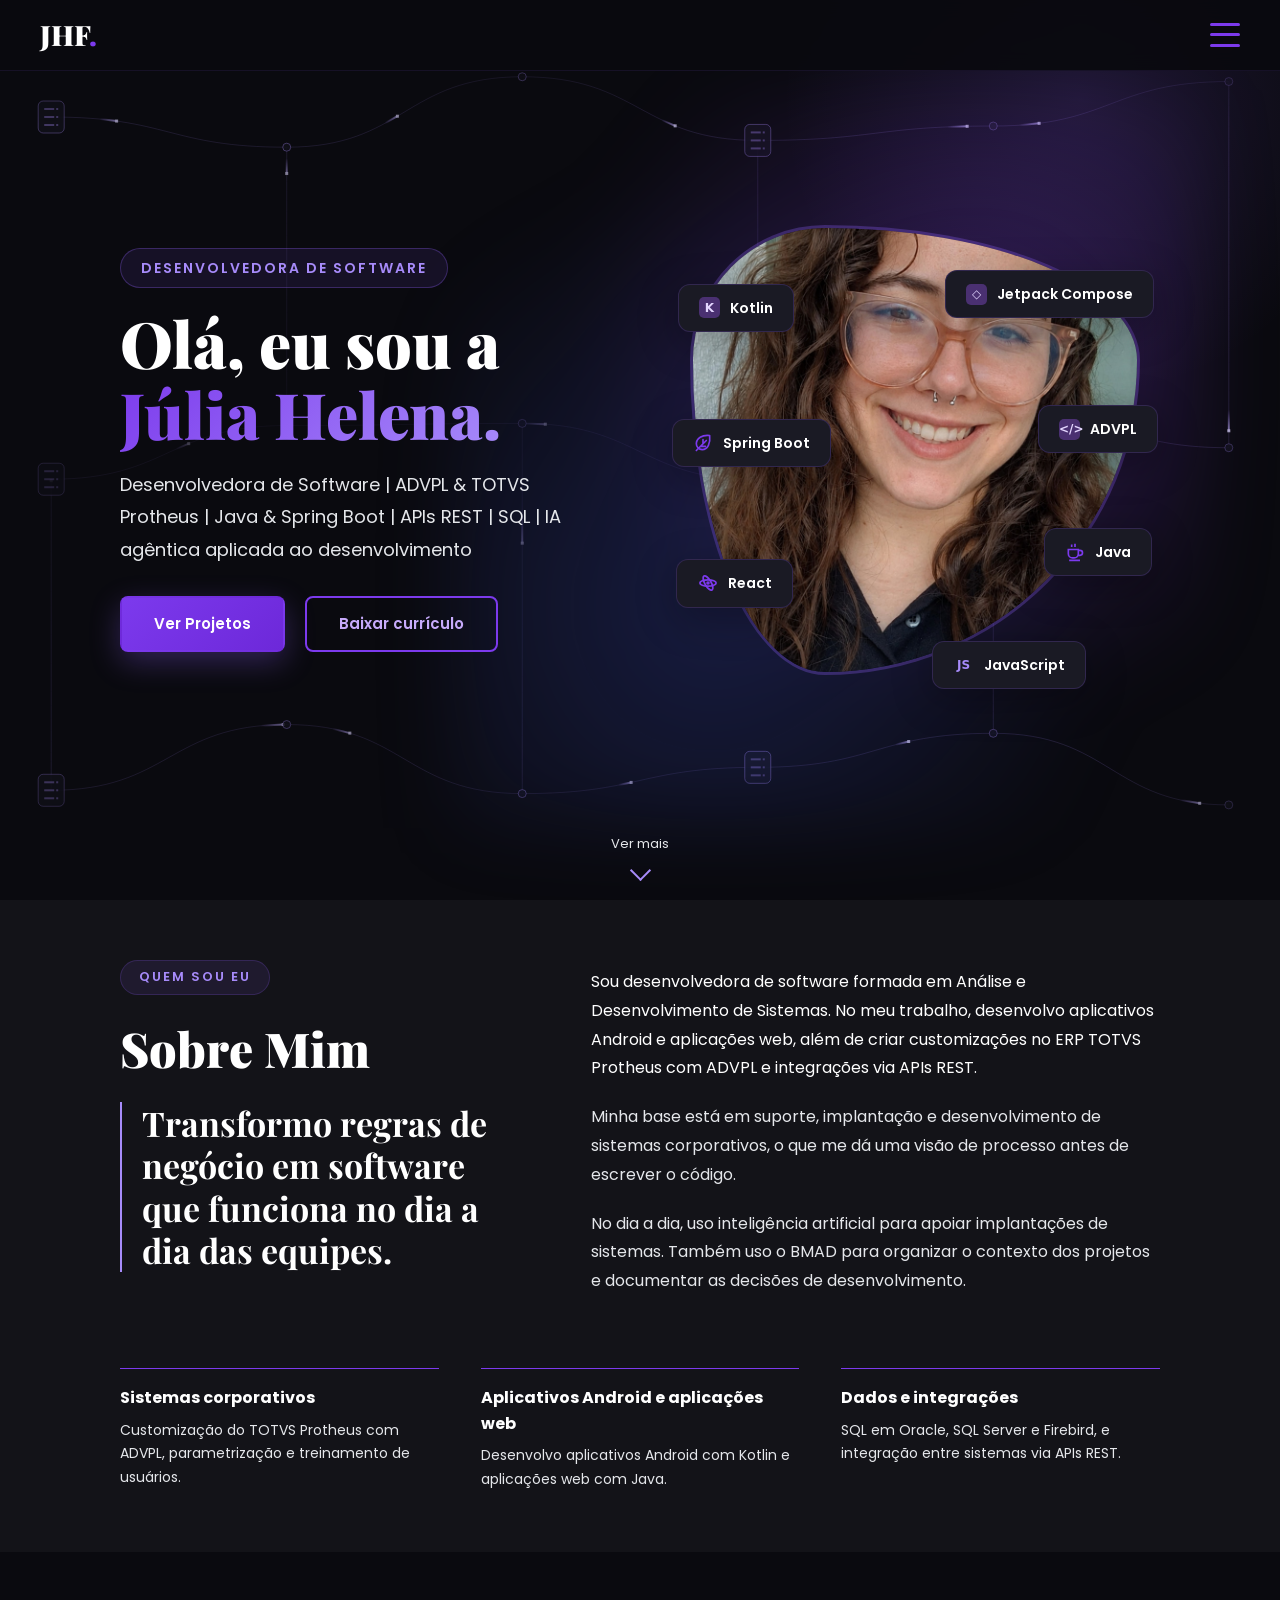
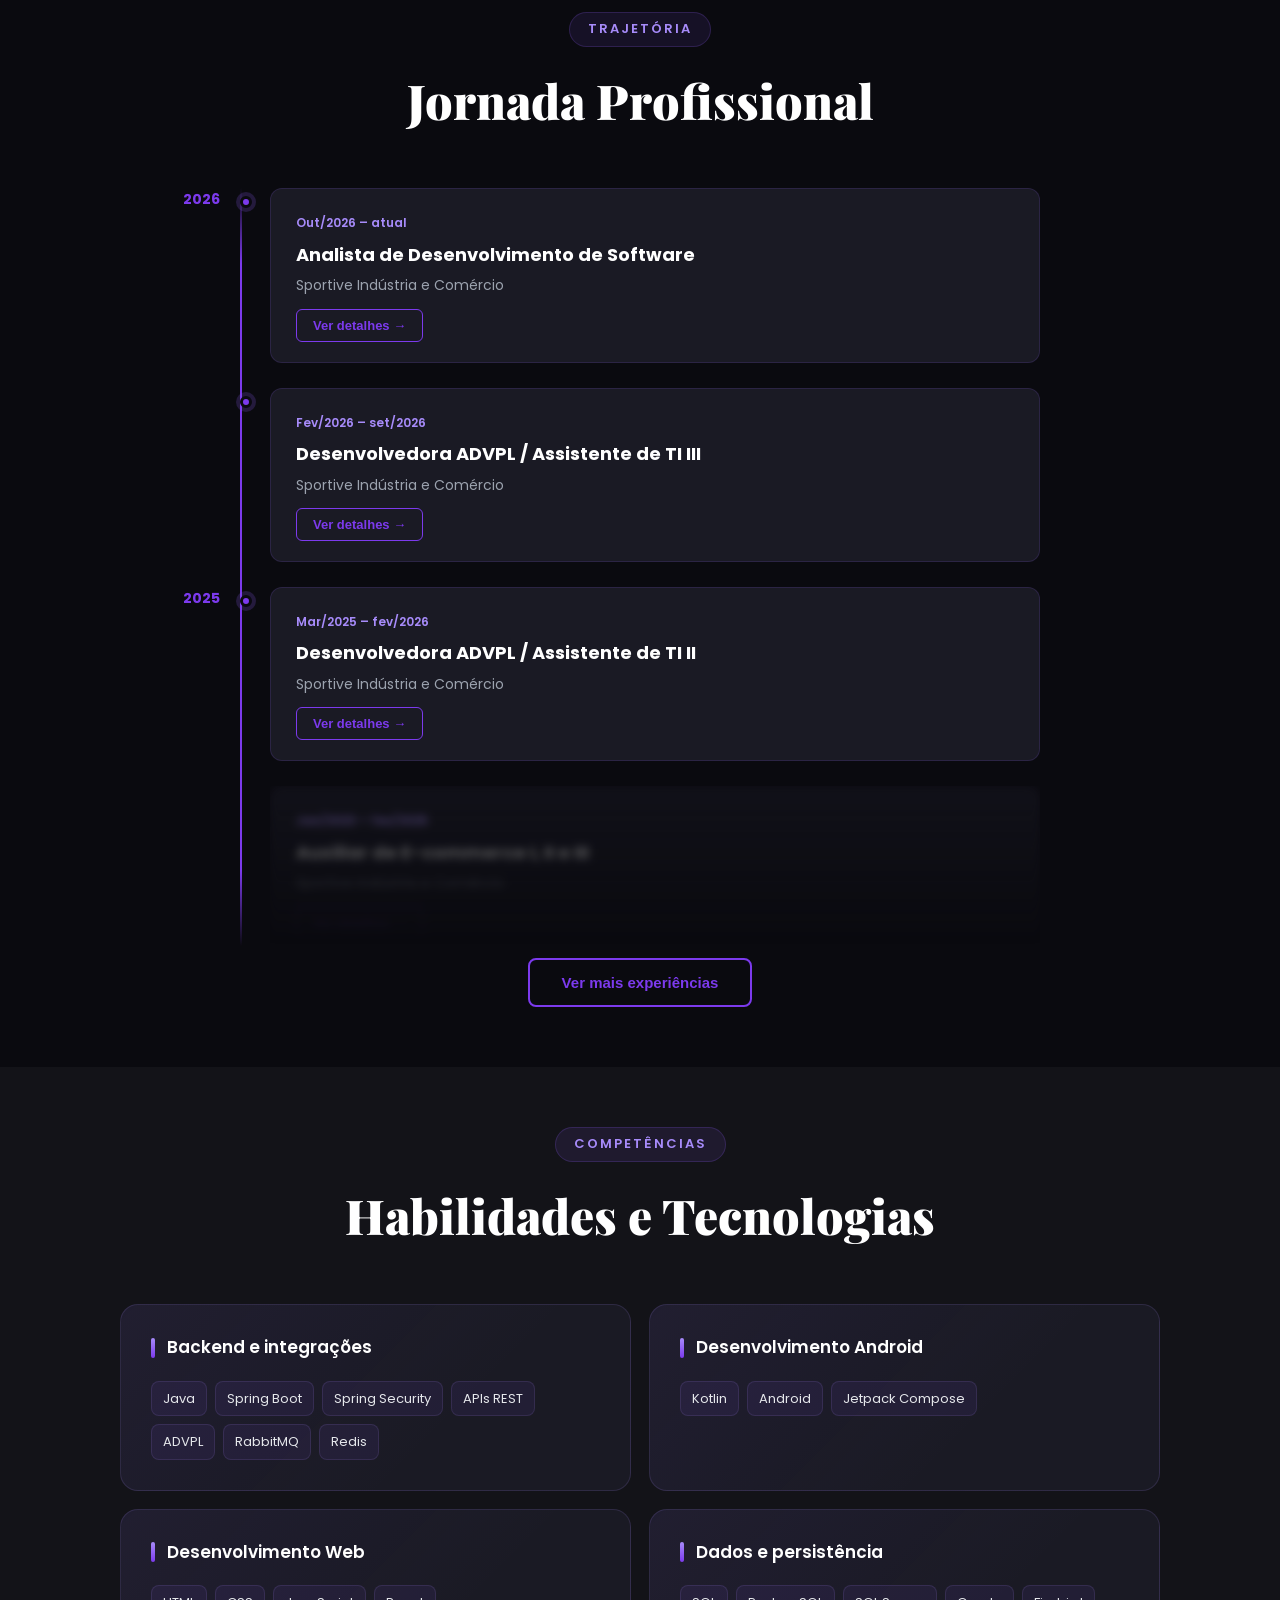
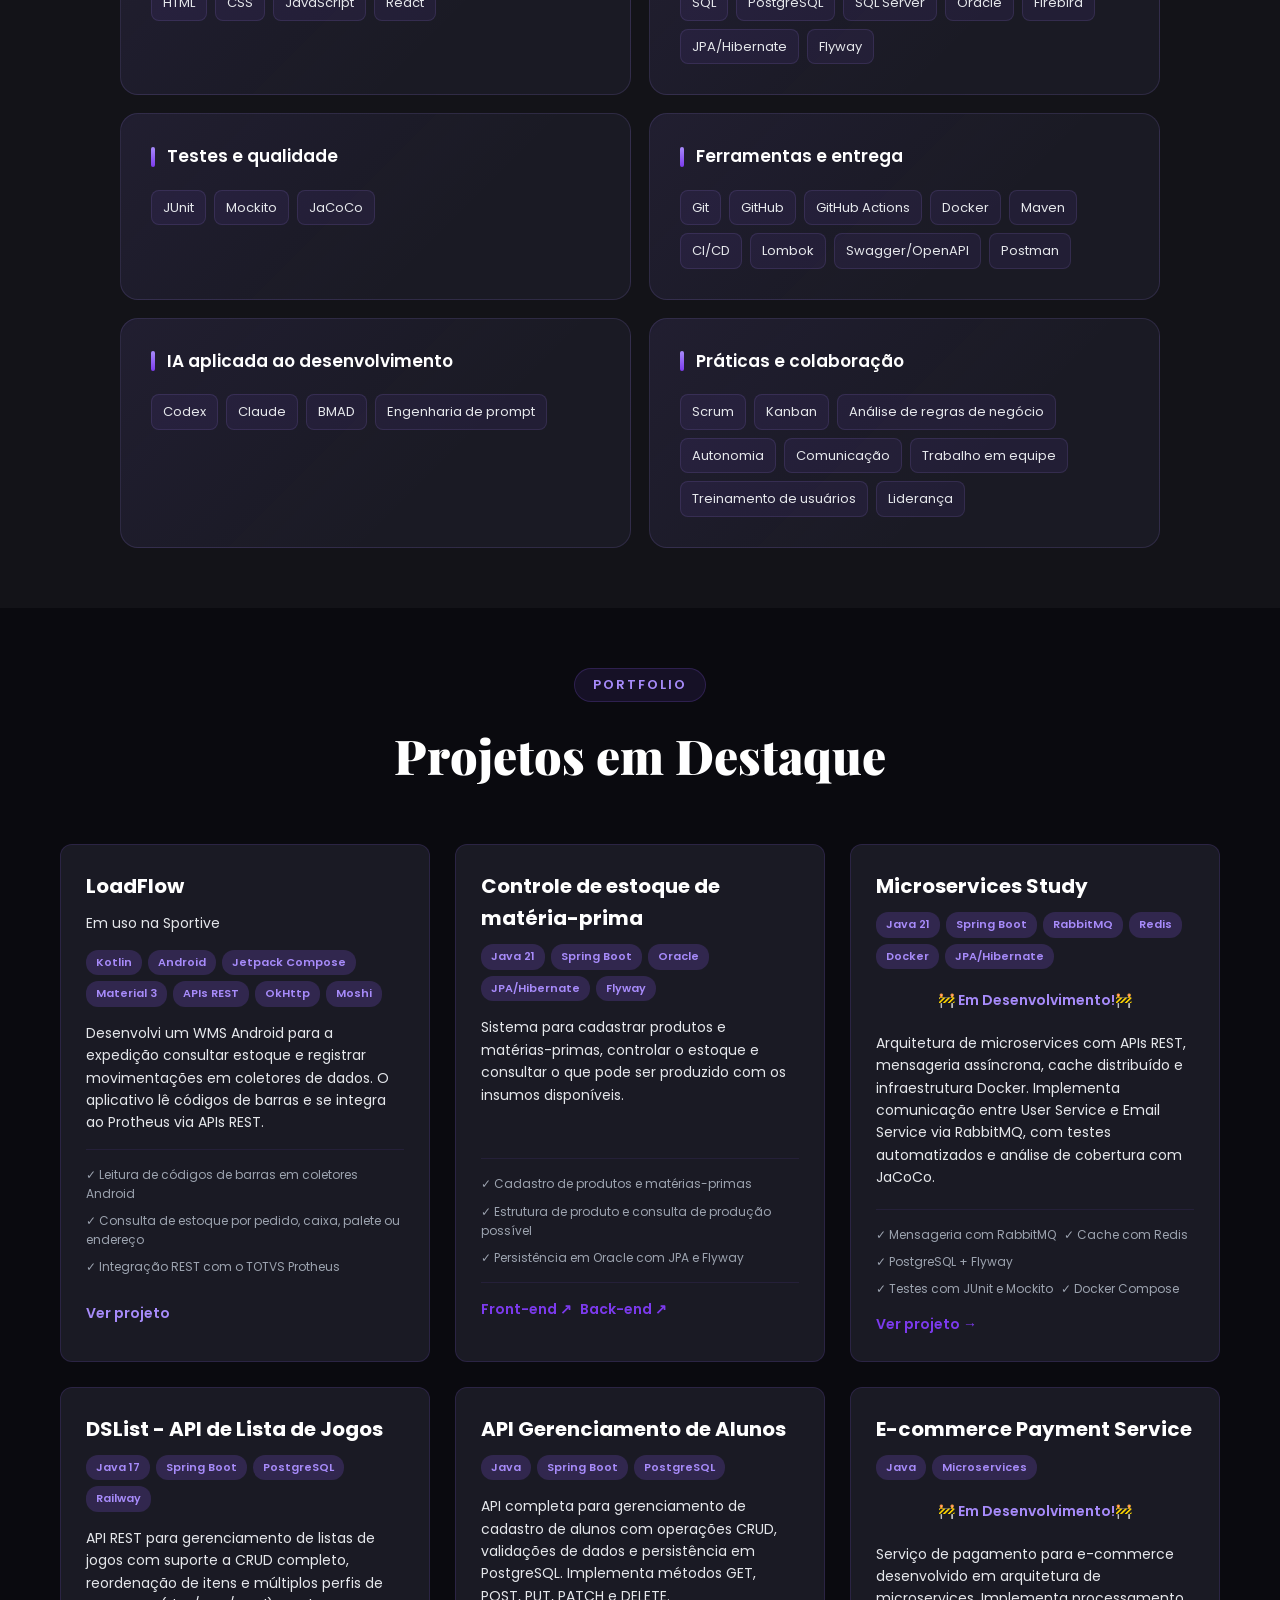
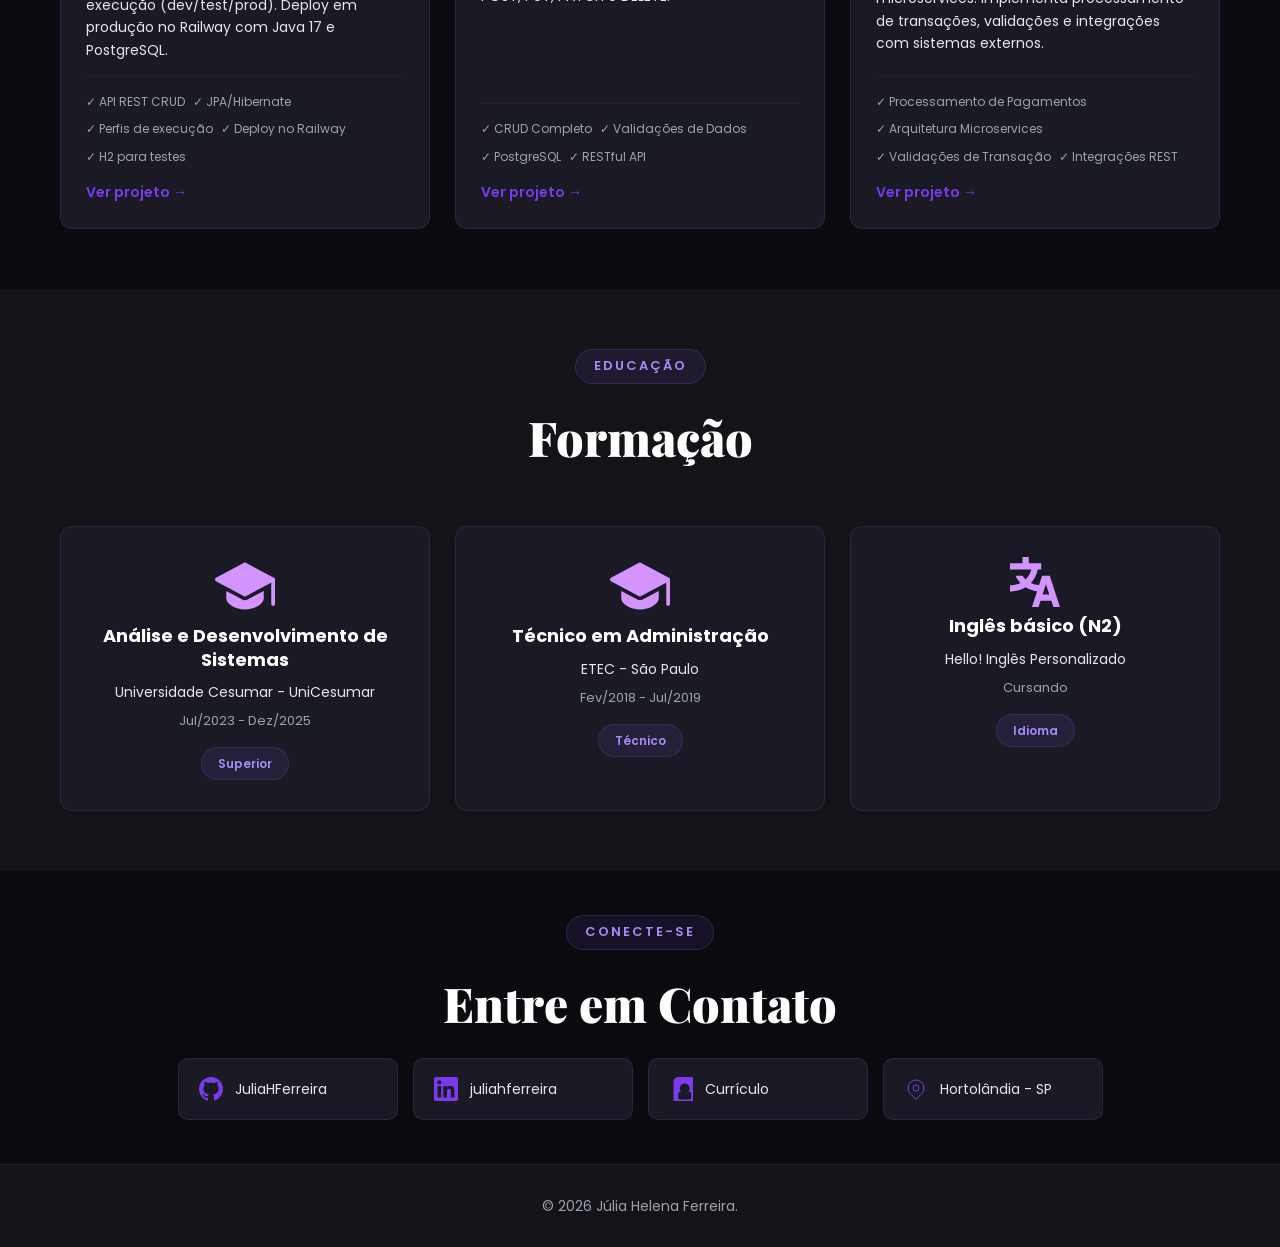
<file: index.html>
<!DOCTYPE html>
<html lang="pt-BR">
<head>
    <meta charset="UTF-8">
    <meta name="viewport" content="width=device-width, initial-scale=1.0">
    <meta name="description" content="Júlia Helena Ferreira - Desenvolvedora de software com experiência em ADVPL, Java, Android e APIs REST">
    <title>Júlia Helena Ferreira | Desenvolvedora de Software</title>
    <link rel="stylesheet" href="assets/styles.css">
    <link rel="preconnect" href="https://fonts.googleapis.com">
    <link rel="preconnect" href="https://fonts.gstatic.com" crossorigin>
    <link href="https://fonts.googleapis.com/css2?family=Poppins:wght@300;400;500;600;700;800;900&family=Playfair+Display:wght@700;900&display=swap" rel="stylesheet">
</head>
<body>
    <!-- Header -->
    <header class="header" id="header">
        <nav class="navbar">
            <div class="nav-container">
                <a href="#home" class="logo">JHF<span>.</span></a>
                <button class="hamburger" id="hamburger" aria-label="Abrir menu" aria-controls="sideMenu" aria-expanded="false">
                    <span></span>
                    <span></span>
                    <span></span>
                </button>
            </div>
        </nav>
        
        <!-- Menu Lateral -->
        <div class="side-menu" id="sideMenu">
            <div class="side-menu-content">
                <ul class="nav-list">
                    <li><a href="#home" class="nav-link">Início</a></li>
                    <li><a href="#sobre" class="nav-link">Sobre</a></li>
                    <li><a href="#experiencia" class="nav-link">Experiência</a></li>
                    <li><a href="#habilidades" class="nav-link">Habilidades</a></li>
                    <li><a href="#projetos" class="nav-link">Projetos</a></li>
                    <li><a href="#formacao" class="nav-link">Formação</a></li>
                    <li><a href="#contato" class="nav-link">Contato</a></li>
                </ul>
                <div class="social-links">
                    <a href="https://github.com/JuliaHFerreira" target="_blank" aria-label="GitHub">
                        <svg width="24" height="24" viewBox="0 0 24 24" fill="currentColor">
                            <path d="M12 0C5.37 0 0 5.37 0 12c0 5.31 3.435 9.795 8.205 11.385.6.105.825-.255.825-.57 0-.285-.015-1.23-.015-2.235-3.015.555-3.795-.735-4.035-1.41-.135-.345-.72-1.41-1.23-1.695-.42-.225-1.02-.78-.015-.795.945-.015 1.62.87 1.845 1.23 1.08 1.815 2.805 1.305 3.495.99.105-.78.42-1.305.765-1.605-2.67-.3-5.46-1.335-5.46-5.925 0-1.305.465-2.385 1.23-3.225-.12-.3-.54-1.53.12-3.18 0 0 1.005-.315 3.3 1.23.96-.27 1.98-.405 3-.405s2.04.135 3 .405c2.295-1.56 3.3-1.23 3.3-1.23.66 1.65.24 2.88.12 3.18.765.84 1.23 1.905 1.23 3.225 0 4.605-2.805 5.625-5.475 5.925.435.375.81 1.095.81 2.22 0 1.605-.015 2.895-.015 3.3 0 .315.225.69.825.57A12.02 12.02 0 0024 12c0-6.63-5.37-12-12-12z"/>
                        </svg>
                    </a>
                    <a href="https://linkedin.com/in/juliahferreira" target="_blank" aria-label="LinkedIn">
                        <svg width="24" height="24" viewBox="0 0 24 24" fill="currentColor">
                            <path d="M20.447 20.452h-3.554v-5.569c0-1.328-.027-3.037-1.852-3.037-1.853 0-2.136 1.445-2.136 2.939v5.667H9.351V9h3.414v1.561h.046c.477-.9 1.637-1.85 3.37-1.85 3.601 0 4.267 2.37 4.267 5.455v6.286zM5.337 7.433c-1.144 0-2.063-.926-2.063-2.065 0-1.138.92-2.063 2.063-2.063 1.14 0 2.064.925 2.064 2.063 0 1.139-.925 2.065-2.064 2.065zm1.782 13.019H3.555V9h3.564v11.452zM22.225 0H1.771C.792 0 0 .774 0 1.729v20.542C0 23.227.792 24 1.771 24h20.451C23.2 24 24 23.227 24 22.271V1.729C24 .774 23.2 0 22.222 0h.003z"/>
                        </svg>
                    </a>
                </div>
            </div>
        </div>
    </header>

    <!-- Main Content -->
    <main>
        <section id="home" class="hero">
            <canvas class="hero-data" aria-hidden="true"></canvas>
            <div class="hero-container">
                <div class="hero-content">
                    <span class="hero-tag">Desenvolvedora de Software</span>
                    <h1 class="hero-title">
                        Olá, eu sou a<br>
                        <span class="gradient-text">Júlia Helena.</span>
                    </h1>
                    <p class="hero-description">Desenvolvedora de Software | ADVPL &amp; TOTVS Protheus | Java &amp; Spring Boot | APIs REST | SQL | IA agêntica aplicada ao desenvolvimento</p>
                    <div class="hero-buttons">
                        <a href="#projetos" class="btn btn-primary">Ver Projetos</a>
                        <a href="assets/docs/Curriculo.pdf" class="btn btn-outline" download>Baixar currículo</a>
                    </div>
                </div>
                <div class="hero-image">
                    <div class="image-container">
                        <div class="image-placeholder">
                            <span><img width="450" src="assets/img/eu.jpeg" alt="Júlia Helena Ferreira"></span>
                        </div>
                        <div class="floating-card card-1">
                            <svg width="20" height="20" viewBox="0 0 24 24" fill="none" stroke="currentColor">
                                <path d="M4 9h12v5a5 5 0 0 1-5 5H9a5 5 0 0 1-5-5z M16 10h2a3 3 0 0 1 0 6h-2 M5 22h13 M8 3v3 M12 2v4"/>
                            </svg>
                            <span>Java</span>
                        </div>
                        <div class="floating-card card-2">
                            <svg width="20" height="20" viewBox="0 0 24 24" fill="none" stroke="currentColor">
                                <path d="M20 3C11 2 4 6 4 13a7 7 0 0 0 7 7c7 0 10-8 9-17Z M4 21 16 9 M9 16h6 M12 13V8" stroke-linecap="round" stroke-linejoin="round"/>
                            </svg>
                            <span>Spring Boot</span>
                        </div>
                        <div class="floating-card card-kotlin"><span class="tech-icon" aria-hidden="true">K</span> Kotlin</div>
                        <div class="floating-card card-compose"><span class="tech-icon" aria-hidden="true">◇</span> Jetpack Compose</div>
                        <div class="floating-card card-advpl"><span class="tech-icon" aria-hidden="true">&lt;/&gt;</span> ADVPL</div>
                        <div class="floating-card card-js"><span class="tech-icon icon-js" aria-hidden="true">JS</span> JavaScript</div>
                        <div class="floating-card card-react"><span class="tech-icon icon-react" aria-hidden="true"><svg width="18" height="18" viewBox="0 0 20 20" fill="none" stroke="currentColor"><ellipse cx="10" cy="10" rx="9" ry="3.5"/><ellipse cx="10" cy="10" rx="9" ry="3.5" transform="rotate(60 10 10)"/><circle cx="10" cy="10" r="1" fill="currentColor"/></svg></span> React</div>
                    </div>
                </div>
            </div>
            <a href="#sobre" class="hero-more">Ver mais</a>
        </section>

        <!-- Sobre Section -->
        <section id="sobre" class="sobre">
            <div class="container">
                <div class="sobre-layout">
                    <div>
                        <span class="section-tag">Quem sou eu</span>
                        <h2 class="section-title">Sobre Mim</h2>
                        <p class="sobre-intro">Transformo regras de negócio em software que funciona no dia a dia das equipes.</p>
                    </div>
                    <div class="sobre-content">
                        <p>Sou desenvolvedora de software formada em Análise e Desenvolvimento de Sistemas. No meu trabalho, desenvolvo aplicativos Android e aplicações web, além de criar customizações no ERP TOTVS Protheus com ADVPL e integrações via APIs REST.</p>
                        <p>Minha base está em suporte, implantação e desenvolvimento de sistemas corporativos, o que me dá uma visão de processo antes de escrever o código.</p>
                        <p>No dia a dia, uso inteligência artificial para apoiar implantações de sistemas. Também uso o BMAD para organizar o contexto dos projetos e documentar as decisões de desenvolvimento.</p>
                    </div>
                </div>
                <div class="sobre-areas">
                    <div>
                        <h3>Sistemas corporativos</h3>
                        <p>Customização do TOTVS Protheus com ADVPL, parametrização e treinamento de usuários.</p>
                    </div>
                    <div>
                        <h3>Aplicativos Android e aplicações web</h3>
                        <p>Desenvolvo aplicativos Android com Kotlin e aplicações web com Java.</p>
                    </div>
                    <div>
                        <h3>Dados e integrações</h3>
                        <p>SQL em Oracle, SQL Server e Firebird, e integração entre sistemas via APIs REST.</p>
                    </div>
                </div>
            </div>
        </section>

        <!-- Experiência Section -->
        <section id="experiencia" class="experiencia">
            <div class="container">
                <div class="section-header">
                    <span class="section-tag">Trajetória</span>
                    <h2 class="section-title">Jornada Profissional</h2>
                </div>
                <div class="timeline-compact">
                    <div class="timeline-item" data-year="2026">
                        <div class="timeline-marker"></div>
                        <div class="timeline-card">
                            <span class="timeline-period">Out/2026 – atual</span>
                            <h3>Analista de Desenvolvimento de Software</h3>
                            <p class="company">Sportive Indústria e Comércio</p>
                            <button class="btn-expand" onclick="openModal('modal-analista')">Ver detalhes →</button>
                        </div>
                    </div>
                    <div class="timeline-item">
                        <div class="timeline-marker"></div>
                        <div class="timeline-card">
                            <span class="timeline-period">Fev/2026 – set/2026</span>
                            <h3>Desenvolvedora ADVPL / Assistente de TI III</h3>
                            <p class="company">Sportive Indústria e Comércio</p>
                            <button class="btn-expand" onclick="openModal('modal-ti-iii')">Ver detalhes →</button>

                        </div>
                    </div>
                    <div class="timeline-item" data-year="2025">
                        <div class="timeline-marker"></div>
                        <div class="timeline-card">
                            <span class="timeline-period">Mar/2025 – fev/2026</span>
                            <h3>Desenvolvedora ADVPL / Assistente de TI II</h3>
                            <p class="company">Sportive Indústria e Comércio</p>

                        <button class="btn-expand" onclick="openModal('modal-assistente-ti')">Ver detalhes →</button>
                        </div>
                    </div>
                    <div id="experiencias-anteriores" class="earlier-experiences">
                    <div class="timeline-item" data-year="2023">
                        <div class="timeline-marker"></div>
                        <div class="timeline-card">
                            <span class="timeline-period">Jan/2023 – fev/2025</span>
                            <h3>Auxiliar de E-commerce I, II e III</h3>
                            <p class="company">Sportive Indústria e Comércio</p>

                        <button class="btn-expand" onclick="openModal('modal-ecommerce-iii')">Ver detalhes →</button>
                        </div>
                    </div>
                    <div class="timeline-item" data-year="2022">
                        <div class="timeline-marker"></div>
                        <div class="timeline-card">
                            <span class="timeline-period">Jun/2022 - Jan/2023</span>
                            <h3>Mídias Sociais (PJ)</h3>
                            <p class="company">Fujii Tech</p>
                        </div>
                    </div>

                    <div class="timeline-item" data-year="2021">
                        <div class="timeline-marker"></div>
                        <div class="timeline-card">
                            <span class="timeline-period">Fev/2021 - Mai/2022</span>
                            <h3>Jovem Aprendiz - Qualidade</h3>
                            <p class="company">Maxsoy Alimentos Ltda</p>
                        </div>
                    </div>
                    </div>
                </div>
                <div class="experience-actions" hidden>
                    <button type="button" class="btn btn-outline" id="toggleExperiences"
                        aria-expanded="false" aria-controls="experiencias-anteriores">Ver mais experiências</button>
                </div>
            </div>
        </section>

        <!-- Habilidades Section -->
        <section id="habilidades" class="habilidades">
            <div class="container">
                <div class="section-header">
                    <span class="section-tag">Competências</span>
                    <h2 class="section-title">Habilidades e Tecnologias</h2>
                </div>
                <div class="skills-container">
                    <div class="skill-group">
                        <h3>Backend e integrações</h3>
                        <div class="skill-tags">
                            <span class="tag">Java</span>
                            <span class="tag">Spring Boot</span>
                            <span class="tag">Spring Security</span>
                            <span class="tag">APIs REST</span>
                            <span class="tag">ADVPL</span>
                            <span class="tag">RabbitMQ</span>
                            <span class="tag">Redis</span>
                        </div>
                    </div>

                    <div class="skill-group">
                        <h3>Desenvolvimento Android</h3>
                        <div class="skill-tags">
                            <span class="tag">Kotlin</span>
                            <span class="tag">Android</span>
                            <span class="tag">Jetpack Compose</span>
                        </div>
                    </div>

                    <div class="skill-group">
                        <h3>Desenvolvimento Web</h3>
                        <div class="skill-tags">
                            <span class="tag">HTML</span>
                            <span class="tag">CSS</span>
                            <span class="tag">JavaScript</span>
                            <span class="tag">React</span>
                        </div>
                    </div>

                    <div class="skill-group">
                        <h3>Dados e persistência</h3>
                        <div class="skill-tags">
                            <span class="tag">SQL</span>
                            <span class="tag">PostgreSQL</span>
                            <span class="tag">SQL Server</span>
                            <span class="tag">Oracle</span>
                            <span class="tag">Firebird</span>
                            <span class="tag">JPA/Hibernate</span>
                            <span class="tag">Flyway</span>
                        </div>
                    </div>

                    <div class="skill-group">
                        <h3>Testes e qualidade</h3>
                        <div class="skill-tags">
                            <span class="tag">JUnit</span>
                            <span class="tag">Mockito</span>
                            <span class="tag">JaCoCo</span>
                        </div>
                    </div>

                    <div class="skill-group">
                        <h3>Ferramentas e entrega</h3>
                        <div class="skill-tags">
                            <span class="tag">Git</span>
                            <span class="tag">GitHub</span>
                            <span class="tag">GitHub Actions</span>
                            <span class="tag">Docker</span>
                            <span class="tag">Maven</span>
                            <span class="tag">CI/CD</span>
                            <span class="tag">Lombok</span>
                            <span class="tag">Swagger/OpenAPI</span>
                            <span class="tag">Postman</span>
                        </div>
                    </div>

                    <div class="skill-group">
                        <h3>IA aplicada ao desenvolvimento</h3>
                        <div class="skill-tags">
                            <span class="tag">Codex</span>
                            <span class="tag">Claude</span>
                            <span class="tag">BMAD</span>
                            <span class="tag">Engenharia de prompt</span>
                        </div>
                    </div>

                    <div class="skill-group">
                        <h3>Práticas e colaboração</h3>
                        <div class="skill-tags">
                            <span class="tag">Scrum</span>
                            <span class="tag">Kanban</span>
                            <span class="tag">Análise de regras de negócio</span>
                            <span class="tag">Autonomia</span>
                            <span class="tag">Comunicação</span>
                            <span class="tag">Trabalho em equipe</span>
                            <span class="tag">Treinamento de usuários</span>
                            <span class="tag">Liderança</span>
                        </div>
                    </div>
                </div>
            </div>
        </section>

        <!-- Projetos Section -->
        <section id="projetos" class="projetos">
            <div class="container">
                <div class="section-header">
                    <span class="section-tag">Portfolio</span>
                    <h2 class="section-title">Projetos em Destaque</h2>
                </div>
                <div class="projects-grid" id="lista-projetos">
                    <article class="project-card">
                        <div class="project-header">
                            <h3>LoadFlow</h3>
                            <p class="project-desc">Em uso na Sportive</p>
                            <div class="project-tags" aria-label="Tecnologias do LoadFlow">
                                <span>Kotlin</span><span>Android</span><span>Jetpack Compose</span><span>Material 3</span><span>APIs REST</span><span>OkHttp</span><span>Moshi</span>
                            </div>
                        </div>
                        <p class="project-desc">Desenvolvi um WMS Android para a expedição consultar estoque e registrar movimentações em coletores de dados. O aplicativo lê códigos de barras e se integra ao Protheus via APIs REST.</p>
                        <div class="project-tech">
                            <span>✓ Leitura de códigos de barras em coletores Android</span>
                            <span>✓ Consulta de estoque por pedido, caixa, palete ou endereço</span>
                            <span>✓ Integração REST com o TOTVS Protheus</span>
                        </div>
                        <button type="button" class="project-link" id="open-loadflow-gallery"
                            aria-haspopup="dialog" aria-controls="loadflow-gallery">Ver projeto</button>
                    </article>
                    <article class="project-card">
                        <div class="project-header">
                            <h3>Controle de estoque de matéria-prima</h3>
                            <div class="project-tags">
                                <span>Java 21</span><span>Spring Boot</span><span>Oracle</span><span>JPA/Hibernate</span><span>Flyway</span>
                            </div>
                        </div>
                        <p class="project-desc">Sistema para cadastrar produtos e matérias-primas, controlar o estoque e consultar o que pode ser produzido com os insumos disponíveis.</p>
                        <div class="project-tech">
                            <span>✓ Cadastro de produtos e matérias-primas</span>
                            <span>✓ Estrutura de produto e consulta de produção possível</span>
                            <span>✓ Persistência em Oracle com JPA e Flyway</span>
                        </div>
                        <div class="project-tech">
                            <a href="https://github.com/JuliaHFerreira/raw-material-front-end" class="project-link">Front-end ↗</a>
                            <a href="https://github.com/JuliaHFerreira/raw-material-control-system" class="project-link">Back-end ↗</a>
                        </div>
                    </article>
                    <article class="project-card">
                        <div class="project-header">
                            <h3>Microservices Study</h3>
                            <div class="project-tags">
                                <span>Java 21</span>
                                <span>Spring Boot</span>
                                <span>RabbitMQ</span>
                                <span>Redis</span>
                                <span>Docker</span>
                                <span>JPA/Hibernate</span>
                            </div>
                            <div>
                                <p class="in-progress">
                                    🚧 Em Desenvolvimento!🚧
                                </p>
                            </div>
                        </div>
                        <p class="project-desc">
                            Arquitetura de microservices com APIs REST, mensageria assíncrona, cache distribuído e infraestrutura 
                        Docker. Implementa comunicação entre User Service e Email Service via RabbitMQ, com testes automatizados 
                        e análise de cobertura com JaCoCo.
                        </p>
                        <div class="project-tech">
                            <span>✓ Mensageria com RabbitMQ</span>
                            <span>✓ Cache com Redis</span>
                            <span>✓ PostgreSQL + Flyway</span>
                            <span>✓ Testes com JUnit e Mockito</span>
                            <span>✓ Docker Compose</span>
                        </div>
                        <a href="https://github.com/JuliaHFerreira/ms-study" target="_blank" class="project-link">
                            Ver projeto →
                        </a>
                    </article>

                    <article class="project-card">
                        <div class="project-header">
                            <h3>DSList - API de Lista de Jogos</h3>
                            <div class="project-tags">
                                <span>Java 17</span>
                                <span>Spring Boot</span>
                                <span>PostgreSQL</span>
                                <span>Railway</span>
                            </div>
                        </div>
                        <p class="project-desc">
                            API REST para gerenciamento de listas de jogos com suporte a CRUD completo, reordenação de itens 
                            e múltiplos perfis de execução (dev/test/prod). Deploy em produção no Railway com Java 17 e PostgreSQL.
                        </p>
                        <div class="project-tech">
                            <span>✓ API REST CRUD</span>
                            <span>✓ JPA/Hibernate</span>
                            <span>✓ Perfis de execução</span>
                            <span>✓ Deploy no Railway</span>
                            <span>✓ H2 para testes</span>
                        </div>
                        <a href="https://github.com/JuliaHFerreira/dslist" target="_blank" class="project-link">
                            Ver projeto →
                        </a>
                    </article>

                    <article class="project-card">
                        <div class="project-header">
                            <h3>API Gerenciamento de Alunos</h3>
                            <div class="project-tags">
                                <span>Java</span>
                                <span>Spring Boot</span>
                                <span>PostgreSQL</span>
                            </div>
                        </div>
                        <p class="project-desc">
                            API completa para gerenciamento de cadastro de alunos com operações CRUD, validações de dados 
                            e persistência em PostgreSQL. Implementa métodos GET, POST, PUT, PATCH e DELETE.
                        </p>
                        <div class="project-tech">
                            <span>✓ CRUD Completo</span>
                            <span>✓ Validações de Dados</span>
                            <span>✓ PostgreSQL</span>
                            <span>✓ RESTful API</span>
                        </div>
                        <a href="https://github.com/JuliaHFerreira/api-gerenciamento-alunos" target="_blank" class="project-link">
                            Ver projeto →
                        </a>
                    </article>

                    <article class="project-card">
                        <div class="project-header">
                            <h3>E-commerce Payment Service</h3>
                            <div class="project-tags">
                                <span>Java</span>
                                <span>Microservices</span>
                            </div>
                            <div>
                                <p class="in-progress">
                                    🚧 Em Desenvolvimento!🚧
                                </p>
                            </div>
                        </div>
                        <p class="project-desc">
                            Serviço de pagamento para e-commerce desenvolvido em arquitetura de microservices. Implementa 
                            processamento de transações, validações e integrações com sistemas externos.
                        </p>
                        <div class="project-tech">
                            <span>✓ Processamento de Pagamentos</span>
                            <span>✓ Arquitetura Microservices</span>
                            <span>✓ Validações de Transação</span>
                            <span>✓ Integrações REST</span>
                        </div>
                        <a href="https://github.com/JuliaHFerreira/ecommerce-payment-service" target="_blank" class="project-link">
                            Ver projeto →
                        </a>
                    </article>
                </div>
                <div class="project-actions" hidden>
                    <button type="button" class="btn btn-outline" id="toggleProjects"
                        aria-expanded="false" aria-controls="lista-projetos">Ver mais projetos</button>
                </div>
            </div>
        </section>

        <!-- Formação Section -->
        <section id="formacao" class="formacao">
            <div class="container">
                <div class="section-header">
                    <span class="section-tag">Educação</span>
                    <h2 class="section-title">Formação</h2>
                </div>
                <div class="education-grid">
                    <div class="education-card">
                        <div>
                            <svg width="60" height="60" viewBox="0 0 32 32" fill="#d494ff">
                                <g id="SVGRepo_bgCarrier" stroke-width="0"></g>
                                <g id="SVGRepo_tracerCarrier" stroke-linecap="round" stroke-linejoin="round"></g>
                                <g id="SVGRepo_iconCarrier">
                                <g>
                                    <path d="M31,26c-0.6,0-1-0.4-1-1V12c0-0.6,0.4-1,1-1s1,0.4,1,1v13C32,25.6,31.6,26,31,26z"></path>
                                    <path d="M16,21c-0.2,0-0.3,0-0.5-0.1l-15-8C0.2,12.7,0,12.4,0,12s0.2-0.7,0.5-0.9l15-8c0.3-0.2,0.6-0.2,0.9,0l15,8 c0.3,0.2,0.5,0.5,0.5,0.9s-0.2,0.7-0.5,0.9l-15,8C16.3,21,16.2,21,16,21z"></path>
                                    <path d="M17.4,22.6C17,22.9,16.5,23,16,23s-1-0.1-1.4-0.4L6,18.1V22c0,3.1,4.9,6,10,6s10-2.9,10-6v-3.9L17.4,22.6z"></path>
                                </g>
                            </svg>
                        </div>
                        <h3>Análise e Desenvolvimento de Sistemas</h3>
                        <p class="edu-institution">Universidade Cesumar - UniCesumar</p>
                        <p class="edu-period">Jul/2023 - Dez/2025</p>
                        <span class="edu-badge">Superior</span>
                    </div>

                    <div class="education-card">
                        <div>
                            <svg width="60" height="60" viewBox="0 0 32 32" fill="#d494ff">
                                <g id="SVGRepo_bgCarrier" stroke-width="0"></g>
                                <g id="SVGRepo_tracerCarrier" stroke-linecap="round" stroke-linejoin="round"></g>
                                <g id="SVGRepo_iconCarrier">
                                <g>
                                    <path d="M31,26c-0.6,0-1-0.4-1-1V12c0-0.6,0.4-1,1-1s1,0.4,1,1v13C32,25.6,31.6,26,31,26z"></path>
                                    <path d="M16,21c-0.2,0-0.3,0-0.5-0.1l-15-8C0.2,12.7,0,12.4,0,12s0.2-0.7,0.5-0.9l15-8c0.3-0.2,0.6-0.2,0.9,0l15,8 c0.3,0.2,0.5,0.5,0.5,0.9s-0.2,0.7-0.5,0.9l-15,8C16.3,21,16.2,21,16,21z"></path>
                                    <path d="M17.4,22.6C17,22.9,16.5,23,16,23s-1-0.1-1.4-0.4L6,18.1V22c0,3.1,4.9,6,10,6s10-2.9,10-6v-3.9L17.4,22.6z"></path>
                                </g>
                            </svg>
                        </div>
                        <h3>Técnico em Administração</h3>
                        <p class="edu-institution">ETEC - São Paulo</p>
                        <p class="edu-period">Fev/2018 - Jul/2019</p>
                        <span class="edu-badge">Técnico</span>
                    </div>

                    <div class="education-card">
                        <div>
                            <svg width="50" height="50" viewBox="0 0 16 16" fill="d494ff">
                                <g id="SVGRepo_bgCarrier" stroke-width="0"></g>
                                <g id="SVGRepo_tracerCarrier" stroke-linecap="round" stroke-linejoin="round"></g>
                                <g id="SVGRepo_iconCarrier">
                                    <path fill-rule="evenodd" clip-rule="evenodd"
                                        d="M4 0H6V2H10V4H8.86807C8.57073 5.66996 7.78574 7.17117 6.6656 8.35112C7.46567 8.73941 8.35737 8.96842 9.29948 8.99697L10.2735 6H12.7265L15.9765 16H13.8735L13.2235 14H9.77647L9.12647 16H7.0235L8.66176 10.9592C7.32639 10.8285 6.08165 10.3888 4.99999 9.71246C3.69496 10.5284 2.15255 11 0.5 11H0V9H0.5C1.5161 9 2.47775 8.76685 3.33437 8.35112C2.68381 7.66582 2.14629 6.87215 1.75171 6H4.02179C4.30023 6.43491 4.62904 6.83446 4.99999 7.19044C5.88743 6.33881 6.53369 5.23777 6.82607 4H0V2H4V0ZM12.5735 12L11.5 8.69688L10.4265 12H12.5735Z"
                                        fill="#d494ff">
                                    </path>
                                </g>
                            </svg>
                        </div>
                        <h3>Inglês básico (N2)</h3>
                        <p class="edu-institution">Hello! Inglês Personalizado</p>
                        <p class="edu-period">Cursando</p>
                        <span class="edu-badge">Idioma</span>
                    </div>
                </div>
            </div>
        </section>

        <!-- Contato Section -->
        <section id="contato" class="contato">
            <div class="container">
                <div class="section-header">
                    <span class="section-tag">Conecte-se</span>
                    <h2 class="section-title">Entre em Contato</h2>
                </div>
                <div class="contact-grid">
                    <a href="https://github.com/JuliaHFerreira" target="_blank" class="contact-item">
                        <svg width="24" height="24" fill="currentColor" viewBox="0 0 24 24">
                            <path d="M12 0C5.37 0 0 5.37 0 12c0 5.31 3.435 9.795 8.205 11.385.6.105.825-.255.825-.57 0-.285-.015-1.23-.015-2.235-3.015.555-3.795-.735-4.035-1.41-.135-.345-.72-1.41-1.23-1.695-.42-.225-1.02-.78-.015-.795.945-.015 1.62.87 1.845 1.23 1.08 1.815 2.805 1.305 3.495.99.105-.78.42-1.305.765-1.605-2.67-.3-5.46-1.335-5.46-5.925 0-1.305.465-2.385 1.23-3.225-.12-.3-.54-1.53.12-3.18 0 0 1.005-.315 3.3 1.23.96-.27 1.98-.405 3-.405s2.04.135 3 .405c2.295-1.56 3.3-1.23 3.3-1.23.66 1.65.24 2.88.12 3.18.765.84 1.23 1.905 1.23 3.225 0 4.605-2.805 5.625-5.475 5.925.435.375.81 1.095.81 2.22 0 1.605-.015 2.895-.015 3.3 0 .315.225.69.825.57A12.02 12.02 0 0024 12c0-6.63-5.37-12-12-12z"/>
                        </svg>
                        <span>JuliaHFerreira</span>
                    </a>
                    <a href="https://linkedin.com/in/juliahferreira" target="_blank" class="contact-item">
                        <svg width="24" height="24" fill="currentColor" viewBox="0 0 24 24">
                            <path d="M20.447 20.452h-3.554v-5.569c0-1.328-.027-3.037-1.852-3.037-1.853 0-2.136 1.445-2.136 2.939v5.667H9.351V9h3.414v1.561h.046c.477-.9 1.637-1.85 3.37-1.85 3.601 0 4.267 2.37 4.267 5.455v6.286zM5.337 7.433c-1.144 0-2.063-.926-2.063-2.065 0-1.138.92-2.063 2.063-2.063 1.14 0 2.064.925 2.064 2.063 0 1.139-.925 2.065-2.064 2.065zm1.782 13.019H3.555V9h3.564v11.452zM22.225 0H1.771C.792 0 0 .774 0 1.729v20.542C0 23.227.792 24 1.771 24h20.451C23.2 24 24 23.227 24 22.271V1.729C24 .774 23.2 0 22.222 0h.003z"/>
                        </svg>
                        <span>juliahferreira</span>
                    </a>
                    <a href="assets/docs/Curriculo.pdf" target="_blank" class="contact-item">
                        <svg width="24" height="24" fill="currentColor" viewBox="0 0 24 24">
                            <path d="M34.395,0H9.522c-2.762,0-5,2.239-5,5v33.916c0,2.761,2.238,5,5,5h24.871c2.762,0,5-2.239,5-5V5
                            C39.395,2.239,37.154,0,34.395,0z M9.208,16.855c0-1.172,0.951-2.121,2.121-2.121h0.742c-0.791-0.874-1.277-2.03-1.277-3.304
                            c0-2.723,2.209-4.931,4.932-4.931c2.725,0,4.932,2.207,4.932,4.932c0,1.272-0.486,2.429-1.279,3.303h0.709
                            c1.172,0,2.121,0.949,2.121,2.121v3.578c0,1.122-0.875,2.03-1.975,2.106h-9.051c-1.1-0.076-1.975-0.984-1.975-2.106V16.855
                            L9.208,16.855z M32.708,37.416h-21.5c-1.104,0-2-0.896-2-2s0.896-2,2-2h21.5c1.104,0,2,0.896,2,2S33.812,37.416,32.708,37.416z
                            M32.708,29.916h-21.5c-1.104,0-2-0.896-2-2s0.896-2,2-2h21.5c1.104,0,2,0.896,2,2S33.812,29.916,32.708,29.916z M32.708,22.416
                            h-6.5c-1.104,0-2-0.896-2-2c0-1.104,0.896-2,2-2h6.5c1.104,0,2,0.896,2,2C34.708,21.52,33.812,22.416,32.708,22.416z"/>
                        </svg>
                        <span>Currículo</span>
                    </a>
                    <div class="contact-item location">
                        <svg width="24" height="24" fill="none" stroke="currentColor" viewBox="0 0 24 24">
                            <path d="M17.657 16.657L13.414 20.9a1.998 1.998 0 01-2.827 0l-4.244-4.243a8 8 0 1111.314 0z"/>
                            <path d="M15 11a3 3 0 11-6 0 3 3 0 016 0z"/>
                        </svg>
                        <span>Hortolândia - SP</span>
                    </div>
                </div>
            </div>
        </section>
    </main>

    <!-- Footer -->
    <footer class="footer">
        <div class="container">
            <p>&copy; 2026 Júlia Helena Ferreira.</p>
        </div>
    </footer>

    <!-- Modals -->
    <div id="modal-analista" class="modal">
        <div class="modal-content">
            <span class="modal-close" onclick="closeModal('modal-analista')">&times;</span>
            <h3>Analista de Desenvolvimento de Software</h3>
            <p class="modal-company">Sportive Indústria e Comércio</p>
            <p class="modal-period">Out/2026 – atual</p>
            <ul class="modal-list">
                <li>Desenvolvimento e manutenção de rotinas em ADVPL</li>
                <li>Implementação de novas funcionalidades e melhorias</li>
                <li>Correção de bugs e manutenção de sistemas existentes</li>
                <li>Análise e implementação de regras de negócio</li>
                <li>Criação de APIs no Protheus para consumo externo e integração com terceiros</li>
                <li>Consumo e integração de APIs REST, com leitura de documentação técnica e uso de Postman</li>
                <li>Uso do BMAD para documentação, contextualização de projetos e criação de agentes personalizados</li>
                <li>Engenharia de prompt e uso de ferramentas de IA no apoio ao desenvolvimento</li>
                <li>Investigação e resolução de problemas em aplicações</li>
                <li>Desenvolvimento de softwares internos em Java e Kotlin para apoiar a rotina dos funcionários</li>
            </ul>
        </div>
    </div>

    <div id="modal-ti-iii" class="modal">
        <div class="modal-content">
            <span class="modal-close" onclick="closeModal('modal-ti-iii')">&times;</span>
            <h3>Desenvolvedora ADVPL / Assistente de TI III</h3>
            <p class="modal-company">Sportive Indústria e Comércio</p>
            <p class="modal-period">Fev/2026 – set/2026</p>
            <ul class="modal-list">
                <li>Desenvolvimento de scripts SQL em SQL Server, Oracle e Firebird</li>
                <li>Modelagem e estruturação de banco de dados</li>
                <li>Implementação do sistema WMS SaaS</li>
                <li>Customizações no TOTVS Protheus (ADVPL)</li>
                <li>Suporte técnico e manutenção de infraestrutura</li>
                <li>Treinamentos em TOTVS Protheus e WMS SaaS</li>
                <li>Migração e saneamento de dados</li>
                <li>Integração com APIs REST utilizando Postman</li>
                <li>Automação com Power Query</li>
            </ul>
        </div>
    </div>


    <div id="modal-assistente-ti" class="modal">
        <div class="modal-content">
            <span class="modal-close" onclick="closeModal('modal-assistente-ti')">&times;</span>
            <h3>Desenvolvedora ADVPL / Assistente de TI II</h3>
            <p class="modal-company">Sportive Indústria e Comércio</p>
            <p class="modal-period">Mar/2025 – fev/2026</p>
            <ul class="modal-list">
                <li>Desenvolvimento de scripts SQL em SQL Server, Oracle e Firebird</li>
                <li>Modelagem e estruturação de banco de dados</li>
                <li>Implementação do sistema WMS SaaS</li>
                <li>Customizações no TOTVS Protheus (ADVPL)</li>
                <li>Suporte técnico e manutenção de infraestrutura</li>
                <li>Treinamentos em TOTVS Protheus e WMS SaaS</li>
                <li>Migração e saneamento de dados</li>
                <li>Integração com APIs REST utilizando Postman</li>
                <li>Automação com Power Query</li>
            </ul>
        </div>
    </div>

    <div id="modal-ecommerce-iii" class="modal">
        <div class="modal-content">
            <span class="modal-close" onclick="closeModal('modal-ecommerce-iii')">&times;</span>
            <h3>Auxiliar de E-commerce I, II e III</h3>
            <p class="modal-company">Sportive Indústria e Comércio</p>
            <p class="modal-period">Jan/2023 – fev/2025</p>
            <ul class="modal-list">
                <li>Fotografia, edição e cadastro de produtos no ERP ATON (Ambarx)</li>
                <li>Atendimento via chat em Mercado Livre, Shopee e Magalu</li>
                <li>Criação e acompanhamento de campanhas promocionais</li>
                <li>Desenvolvimento de scripts SQL para relatórios</li>
                <li>Desenvolvimento em Delphi para sistemas empresariais</li>
                <li>Suporte de TI aos funcionários</li>
                <li>Auxiliar na implementação do TOTVS</li>
            </ul>
        </div>
    </div>

    <dialog class="project-gallery" id="loadflow-gallery" aria-labelledby="loadflow-gallery-title">
        <header class="project-gallery-header">
            <h2 id="loadflow-gallery-title">Galeria do LoadFlow</h2>
            <form method="dialog">
                <button type="submit" class="project-link" autofocus>Fechar</button>
            </form>
        </header>
        <div class="project-gallery-photos">
            <img src="assets/img/loadflow/login.jpeg" width="480" height="800" loading="lazy"
                alt="Tela de login do LoadFlow com campos de usuário e senha">
            <img src="assets/img/loadflow/painel-tema-claro.jpeg" width="480" height="800" loading="lazy"
                alt="Painel de expedição no tema claro com totais de paletes e caixas">
            <img src="assets/img/loadflow/acoes-do-painel.jpeg" width="480" height="800" loading="lazy"
                alt="Ações de expedição no painel, incluindo divisão, fusão e saída manual">
            <img src="assets/img/loadflow/painel-tema-escuro.jpeg" width="480" height="800" loading="lazy"
                alt="Painel de expedição no tema escuro">
            <img src="assets/img/loadflow/menu-lateral.jpeg" width="480" height="800" loading="lazy"
                alt="Menu lateral com opções para trocar o tema e encerrar a sessão">
            <img src="assets/img/loadflow/consulta-de-estoque.jpeg" width="480" height="800" loading="lazy"
                alt="Consulta de estoque com lista de caixas, opção de filtrar e botão de atualizar">
            <img src="assets/img/loadflow/detalhes-do-estoque.jpeg" width="480" height="800" loading="lazy"
                alt="Detalhes de uma caixa em estoque, com informações de localização e cliente">
        </div>
    </dialog>

    <script src="scripts/script.js"></script>
    <script src="scripts/background.js"></script>
</body>
</html>
</file>
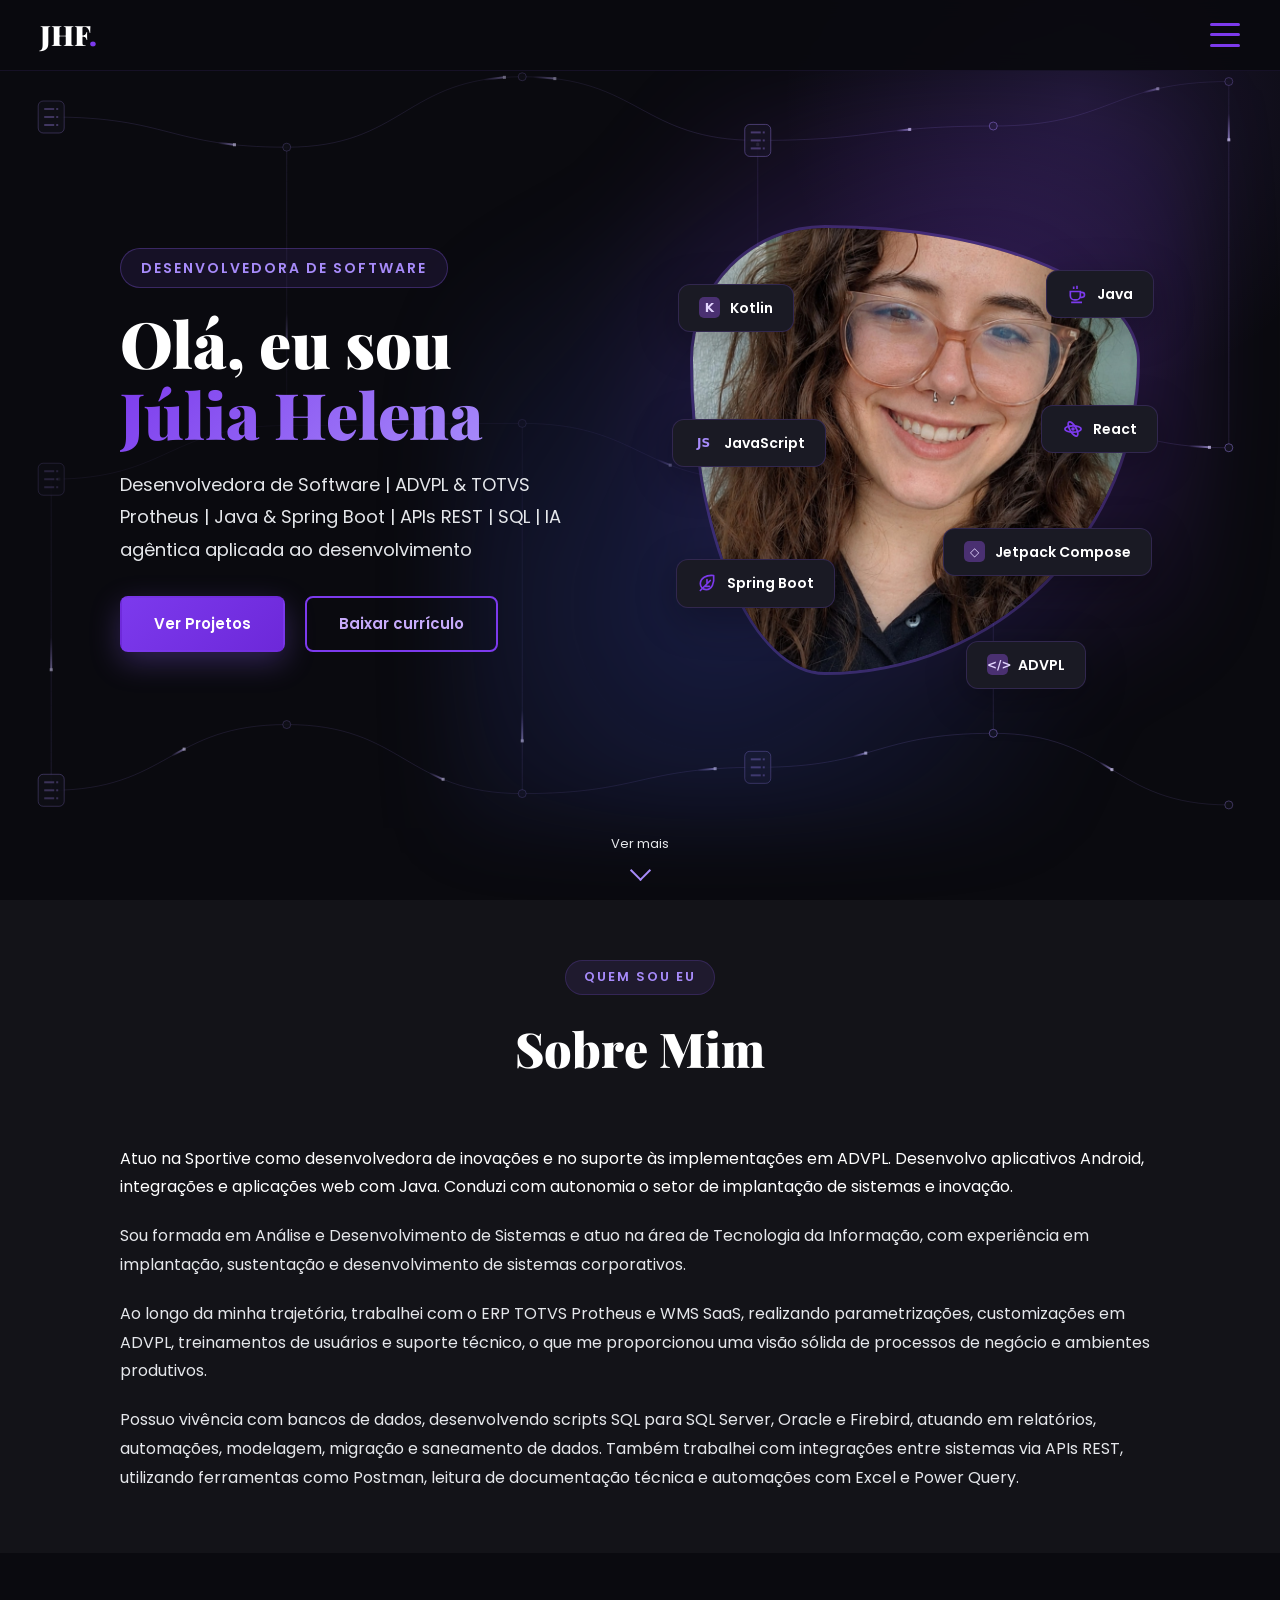
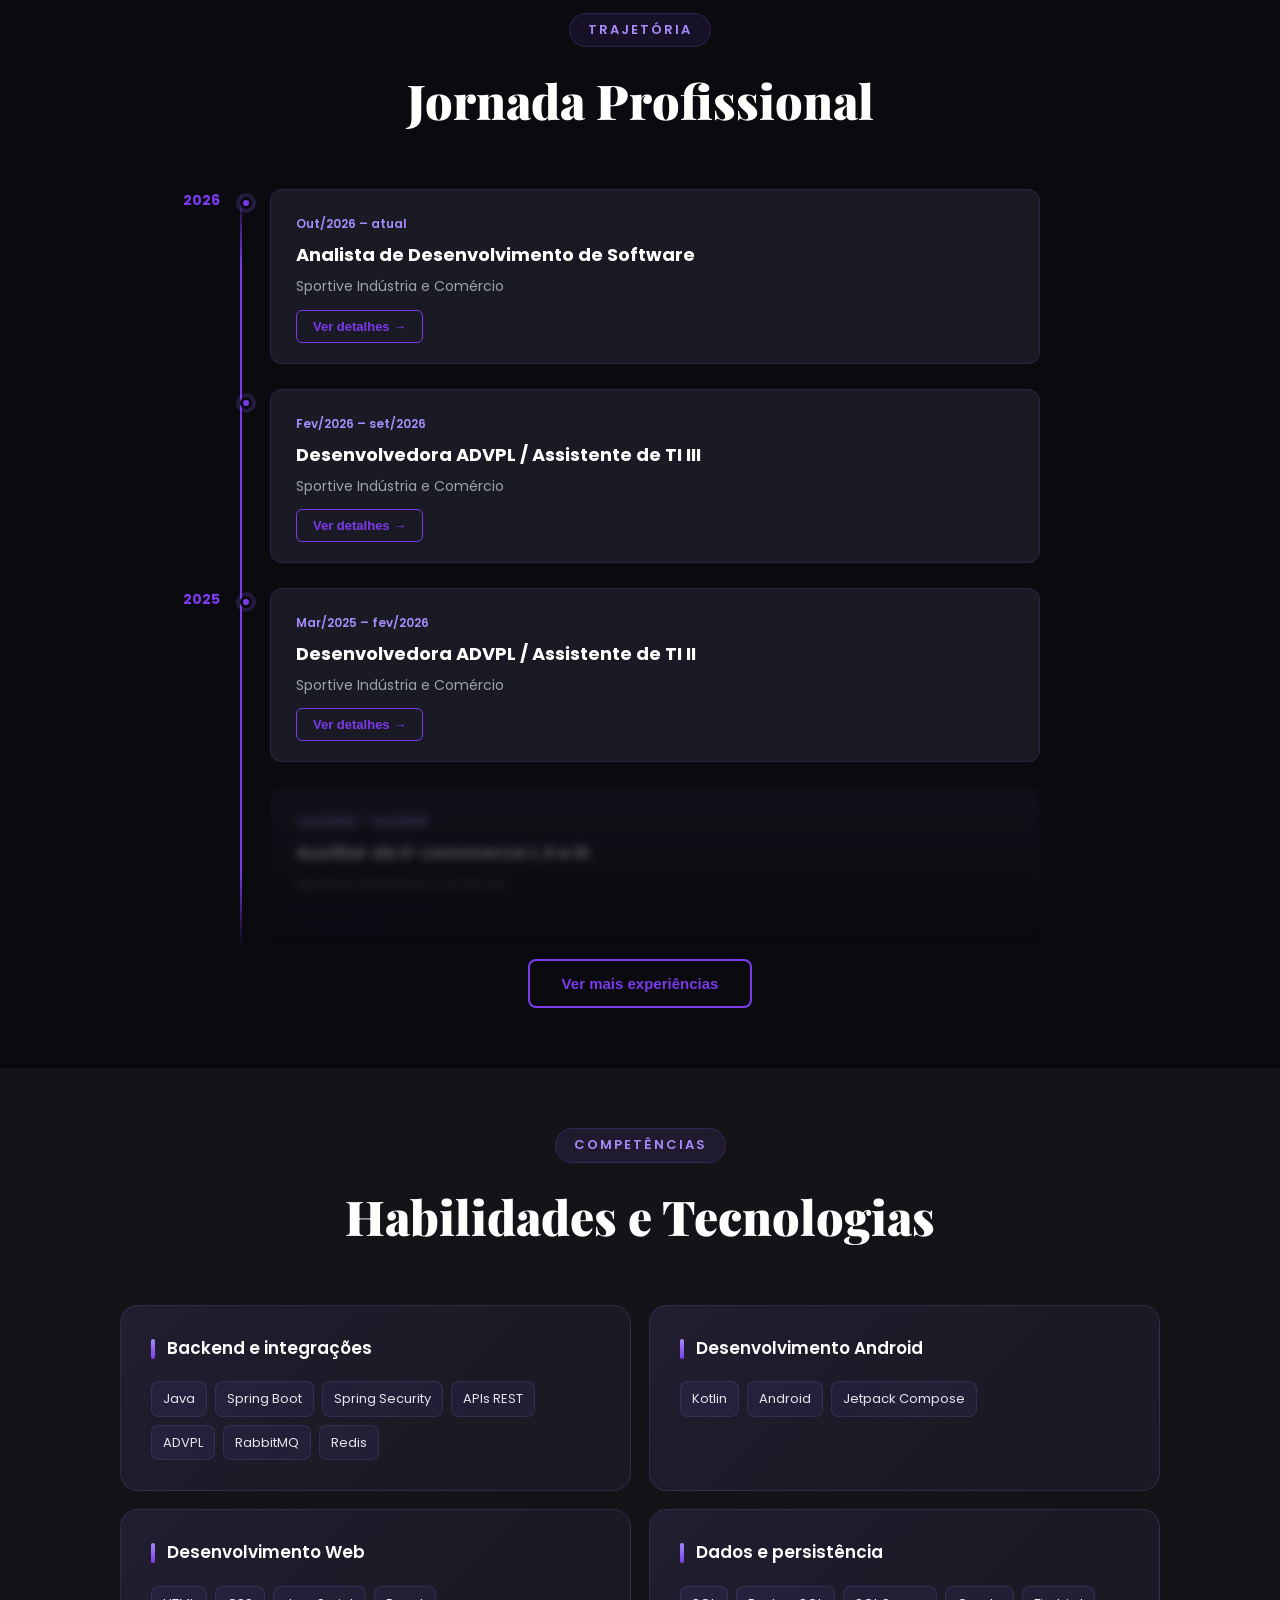
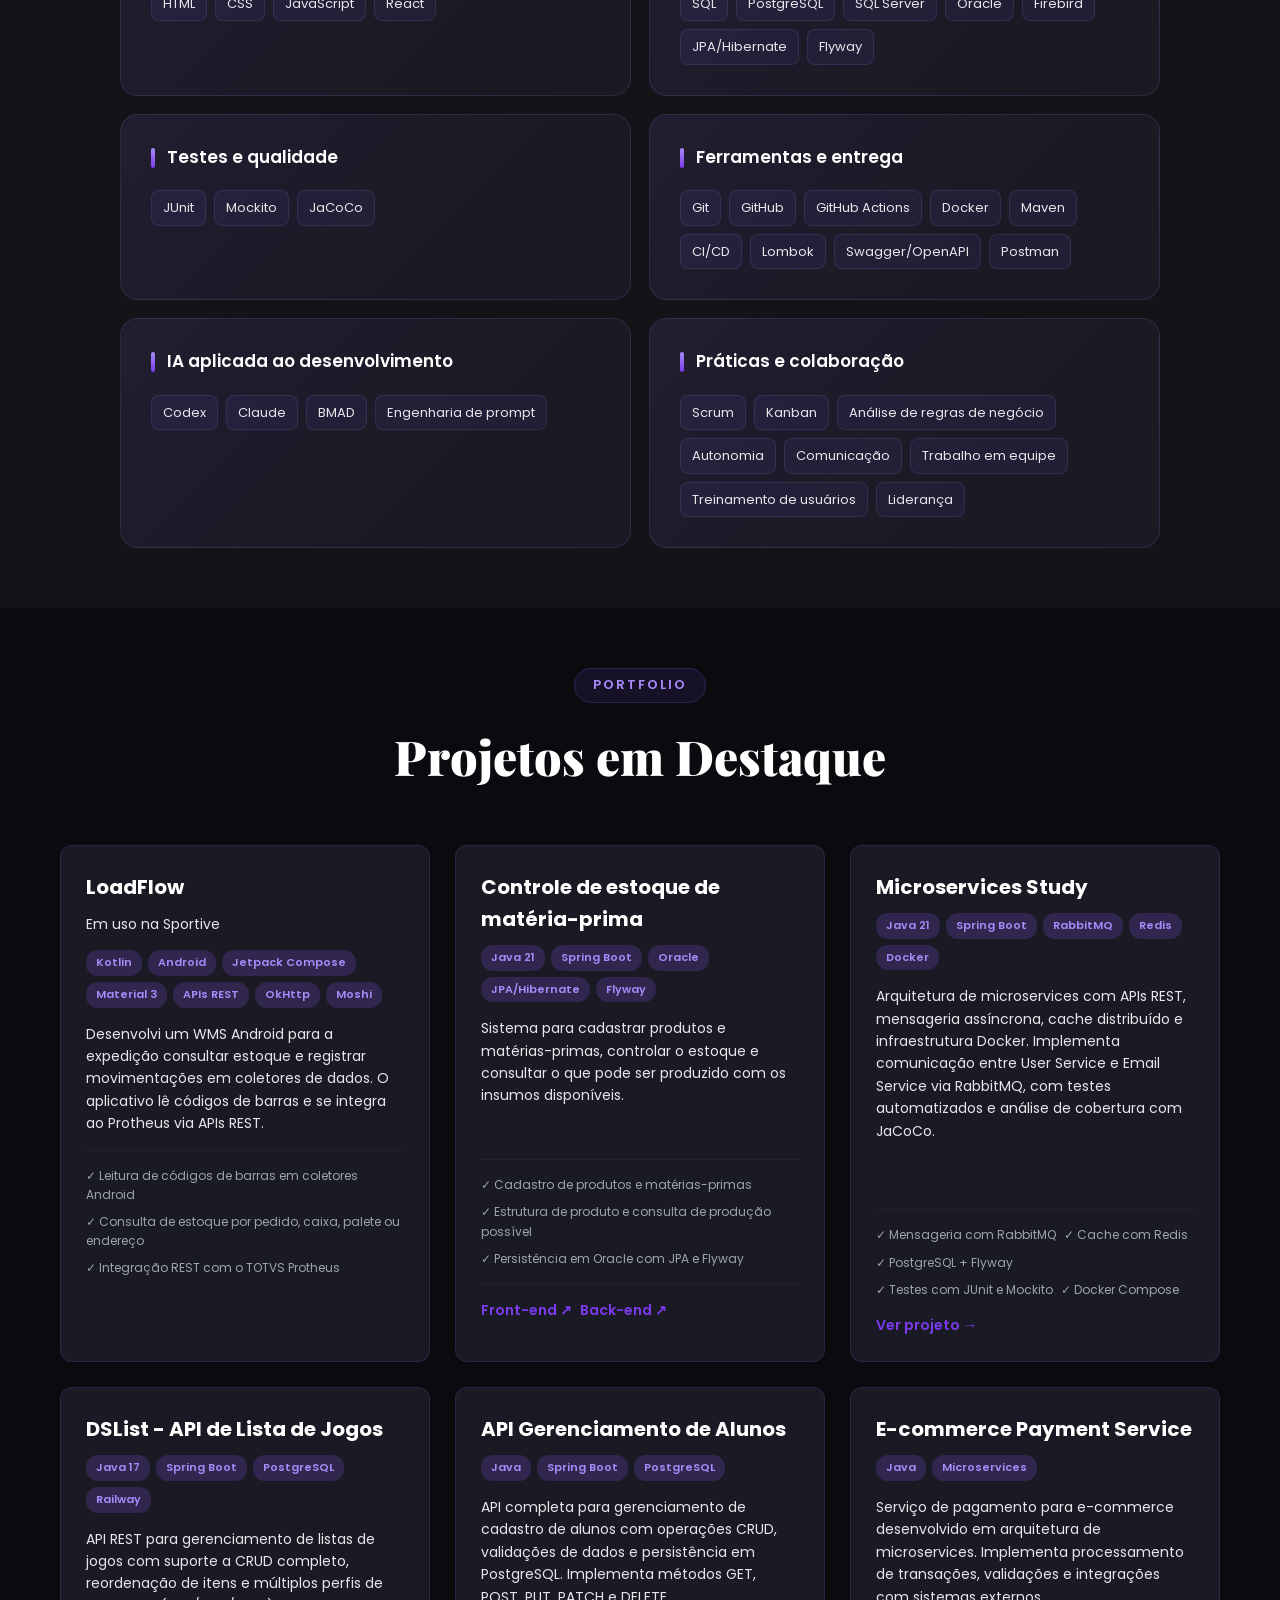
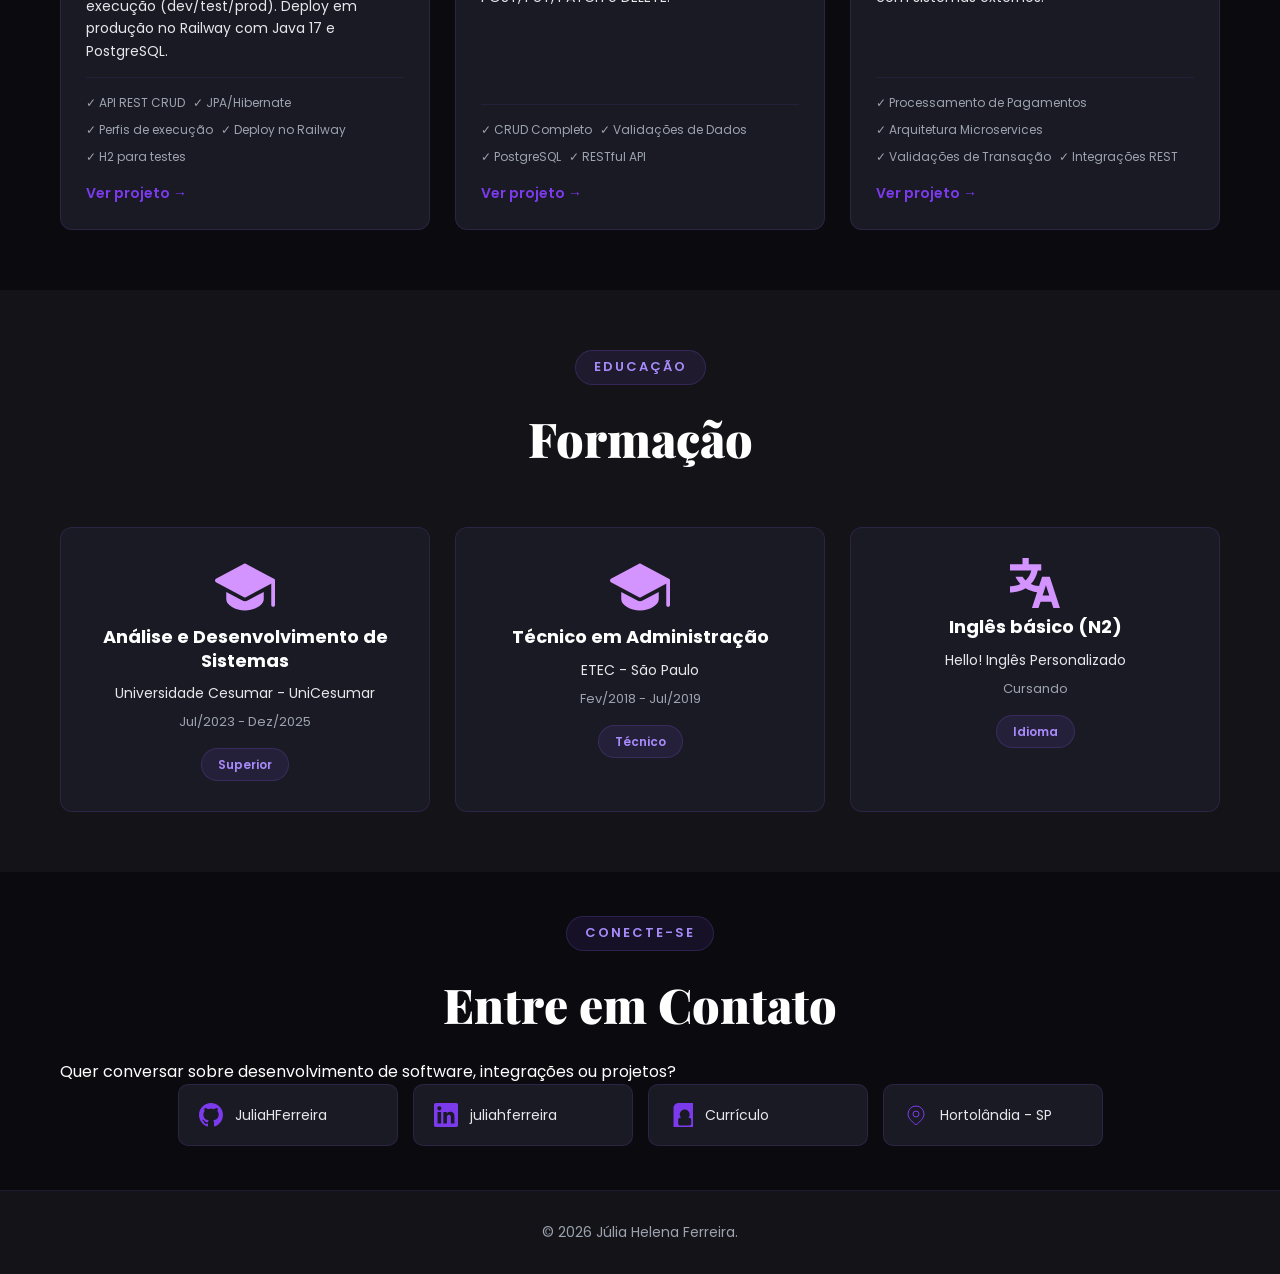
<file: docs/rascunho-visual.html>
<!DOCTYPE html>
<html lang="pt-BR">
<head>
    <meta charset="UTF-8">
    <meta name="viewport" content="width=device-width, initial-scale=1.0">
    <meta name="description" content="Júlia Helena Ferreira - Desenvolvedora de software com experiência em ADVPL, Java, Android e APIs REST">
    <title>Júlia Helena Ferreira | Desenvolvedora de Software</title>
    <link rel="stylesheet" href="../assets/styles.css">
    <link rel="preconnect" href="https://fonts.googleapis.com">
    <link rel="preconnect" href="https://fonts.gstatic.com" crossorigin>
    <link href="https://fonts.googleapis.com/css2?family=Poppins:wght@300;400;500;600;700;800;900&family=Playfair+Display:wght@700;900&display=swap" rel="stylesheet">
</head>
<body>
    <!-- Header -->
    <header class="header" id="header">
        <nav class="navbar">
            <div class="nav-container">
                <a href="#home" class="logo">JHF<span>.</span></a>
                <button class="hamburger" id="hamburger" aria-label="Abrir menu" aria-controls="sideMenu" aria-expanded="false">
                    <span></span>
                    <span></span>
                    <span></span>
                </button>
            </div>
        </nav>
        
        <!-- Menu Lateral -->
        <div class="side-menu" id="sideMenu">
            <div class="side-menu-content">
                <button class="close-menu" id="closeMenu" aria-label="Fechar menu">&times;</button>
                <ul class="nav-list">
                    <li><a href="#home" class="nav-link">Início</a></li>
                    <li><a href="#sobre" class="nav-link">Sobre</a></li>
                    <li><a href="#experiencia" class="nav-link">Experiência</a></li>
                    <li><a href="#habilidades" class="nav-link">Habilidades</a></li>
                    <li><a href="#projetos" class="nav-link">Projetos</a></li>
                    <li><a href="#formacao" class="nav-link">Formação</a></li>
                    <li><a href="#contato" class="nav-link">Contato</a></li>
                </ul>
                <div class="social-links">
                    <a href="https://github.com/JuliaHFerreira" target="_blank" aria-label="GitHub">
                        <svg width="24" height="24" viewBox="0 0 24 24" fill="currentColor">
                            <path d="M12 0C5.37 0 0 5.37 0 12c0 5.31 3.435 9.795 8.205 11.385.6.105.825-.255.825-.57 0-.285-.015-1.23-.015-2.235-3.015.555-3.795-.735-4.035-1.41-.135-.345-.72-1.41-1.23-1.695-.42-.225-1.02-.78-.015-.795.945-.015 1.62.87 1.845 1.23 1.08 1.815 2.805 1.305 3.495.99.105-.78.42-1.305.765-1.605-2.67-.3-5.46-1.335-5.46-5.925 0-1.305.465-2.385 1.23-3.225-.12-.3-.54-1.53.12-3.18 0 0 1.005-.315 3.3 1.23.96-.27 1.98-.405 3-.405s2.04.135 3 .405c2.295-1.56 3.3-1.23 3.3-1.23.66 1.65.24 2.88.12 3.18.765.84 1.23 1.905 1.23 3.225 0 4.605-2.805 5.625-5.475 5.925.435.375.81 1.095.81 2.22 0 1.605-.015 2.895-.015 3.3 0 .315.225.69.825.57A12.02 12.02 0 0024 12c0-6.63-5.37-12-12-12z"/>
                        </svg>
                    </a>
                    <a href="https://linkedin.com/in/juliahferreira" target="_blank" aria-label="LinkedIn">
                        <svg width="24" height="24" viewBox="0 0 24 24" fill="currentColor">
                            <path d="M20.447 20.452h-3.554v-5.569c0-1.328-.027-3.037-1.852-3.037-1.853 0-2.136 1.445-2.136 2.939v5.667H9.351V9h3.414v1.561h.046c.477-.9 1.637-1.85 3.37-1.85 3.601 0 4.267 2.37 4.267 5.455v6.286zM5.337 7.433c-1.144 0-2.063-.926-2.063-2.065 0-1.138.92-2.063 2.063-2.063 1.14 0 2.064.925 2.064 2.063 0 1.139-.925 2.065-2.064 2.065zm1.782 13.019H3.555V9h3.564v11.452zM22.225 0H1.771C.792 0 0 .774 0 1.729v20.542C0 23.227.792 24 1.771 24h20.451C23.2 24 24 23.227 24 22.271V1.729C24 .774 23.2 0 22.222 0h.003z"/>
                        </svg>
                    </a>
                </div>
            </div>
        </div>
    </header>

    <!-- Main Content -->
    <main>
        <section id="home" class="hero">
            <canvas class="hero-data" aria-hidden="true"></canvas>
            <div class="hero-container">
                <div class="hero-content">
                    <span class="hero-tag">Desenvolvedora de Software</span>
                    <h1 class="hero-title">
                        Olá, eu sou<br>
                        <span class="gradient-text">Júlia Helena</span>
                    </h1>
                    <p class="hero-description">Desenvolvedora de Software | ADVPL &amp; TOTVS Protheus | Java &amp; Spring Boot | APIs REST | SQL | IA agêntica aplicada ao desenvolvimento</p>
                    <div class="hero-buttons">
                        <a href="#projetos" class="btn btn-primary">Ver Projetos</a>
                        <a href="../assets/docs/Curriculo.pdf" class="btn btn-outline" download>Baixar currículo</a>
                    </div>
                </div>
                <div class="hero-image">
                    <div class="image-container">
                        <div class="image-placeholder">
                            <span><img width="450" src="../assets/img/eu.jpeg" alt="Júlia Helena Ferreira"></span>
                        </div>
                        <div class="floating-card card-1">
                            <svg width="20" height="20" viewBox="0 0 24 24" fill="none" stroke="currentColor">
                                <path d="M4 9h12v5a5 5 0 0 1-5 5H9a5 5 0 0 1-5-5z M16 10h2a3 3 0 0 1 0 6h-2 M5 22h13 M8 3v3 M12 2v4"/>
                            </svg>
                            <span>Java</span>
                        </div>
                        <div class="floating-card card-2">
                            <svg width="20" height="20" viewBox="0 0 24 24" fill="none" stroke="currentColor">
                                <path d="M20 3C11 2 4 6 4 13a7 7 0 0 0 7 7c7 0 10-8 9-17Z M4 21 16 9 M9 16h6 M12 13V8" stroke-linecap="round" stroke-linejoin="round"/>
                            </svg>
                            <span>Spring Boot</span>
                        </div>
                        <div class="floating-card card-kotlin"><span class="tech-icon" aria-hidden="true">K</span> Kotlin</div>
                        <div class="floating-card card-compose"><span class="tech-icon" aria-hidden="true">◇</span> Jetpack Compose</div>
                        <div class="floating-card card-advpl"><span class="tech-icon" aria-hidden="true">&lt;/&gt;</span> ADVPL</div>
                        <div class="floating-card card-js"><span class="tech-icon icon-js" aria-hidden="true">JS</span> JavaScript</div>
                        <div class="floating-card card-react"><span class="tech-icon icon-react" aria-hidden="true"><svg width="18" height="18" viewBox="0 0 20 20" fill="none" stroke="currentColor"><ellipse cx="10" cy="10" rx="9" ry="3.5"/><ellipse cx="10" cy="10" rx="9" ry="3.5" transform="rotate(60 10 10)"/><circle cx="10" cy="10" r="1" fill="currentColor"/></svg></span> React</div>
                    </div>
                </div>
            </div>
            <a href="#sobre" class="hero-more">Ver mais</a>
        </section>

        <!-- Sobre Section -->
        <section id="sobre" class="sobre">
            <div class="container">
                <div class="section-header">
                    <span class="section-tag">Quem sou eu</span>
                    <h2 class="section-title">Sobre Mim</h2>
                </div>
                <div class="sobre-content">
                    <p class="text-highlight">
                        Atuo na Sportive como desenvolvedora de inovações e no suporte às implementações em ADVPL. Desenvolvo aplicativos Android, integrações e aplicações web com Java. Conduzi com autonomia o setor de implantação de sistemas e inovação.
                    </p>
                    <p class="text-justify">
                        Sou formada em Análise e Desenvolvimento de Sistemas e atuo na área de Tecnologia da Informação, com experiência em implantação, sustentação e desenvolvimento de sistemas corporativos.
                    </p>
                    <p class="text-justify">
                        Ao longo da minha trajetória, trabalhei com o ERP TOTVS Protheus e WMS SaaS, realizando parametrizações, customizações em ADVPL, treinamentos de usuários e suporte técnico, o que me proporcionou uma visão sólida de processos de negócio e ambientes produtivos.
                    </p>
                    <p class="text-justify">
                        Possuo vivência com bancos de dados, desenvolvendo scripts SQL para SQL Server, Oracle e Firebird, atuando em relatórios, automações, modelagem, migração e saneamento de dados. Também trabalhei com integrações entre sistemas via APIs REST, utilizando ferramentas como Postman, leitura de documentação técnica e automações com Excel e Power Query.
                    </p>
                </div>
            </div>
        </section>

        <!-- Experiência Section -->
        <section id="experiencia" class="experiencia">
            <div class="container">
                <div class="section-header">
                    <span class="section-tag">Trajetória</span>
                    <h2 class="section-title">Jornada Profissional</h2>
                </div>
                <div class="timeline-compact">
                    <div class="timeline-item" data-year="2026">
                        <div class="timeline-marker"></div>
                        <div class="timeline-card">
                            <span class="timeline-period">Out/2026 – atual</span>
                            <h3>Analista de Desenvolvimento de Software</h3>
                            <p class="company">Sportive Indústria e Comércio</p>
                            <button class="btn-expand" onclick="openModal('modal-analista')">Ver detalhes →</button>
                        </div>
                    </div>
                    <div class="timeline-item">
                        <div class="timeline-marker"></div>
                        <div class="timeline-card">
                            <span class="timeline-period">Fev/2026 – set/2026</span>
                            <h3>Desenvolvedora ADVPL / Assistente de TI III</h3>
                            <p class="company">Sportive Indústria e Comércio</p>
                            <button class="btn-expand" onclick="openModal('modal-ti-iii')">Ver detalhes →</button>

                        </div>
                    </div>
                    <div class="timeline-item" data-year="2025">
                        <div class="timeline-marker"></div>
                        <div class="timeline-card">
                            <span class="timeline-period">Mar/2025 – fev/2026</span>
                            <h3>Desenvolvedora ADVPL / Assistente de TI II</h3>
                            <p class="company">Sportive Indústria e Comércio</p>

                        <button class="btn-expand" onclick="openModal('modal-assistente-ti')">Ver detalhes →</button>
                        </div>
                    </div>
                    <div id="experiencias-anteriores" class="earlier-experiences">
                    <div class="timeline-item" data-year="2023">
                        <div class="timeline-marker"></div>
                        <div class="timeline-card">
                            <span class="timeline-period">Jan/2023 – fev/2025</span>
                            <h3>Auxiliar de E-commerce I, II e III</h3>
                            <p class="company">Sportive Indústria e Comércio</p>

                        <button class="btn-expand" onclick="openModal('modal-ecommerce-iii')">Ver detalhes →</button>
                        </div>
                    </div>
                    <div class="timeline-item" data-year="2022">
                        <div class="timeline-marker"></div>
                        <div class="timeline-card">
                            <span class="timeline-period">Jun/2022 - Jan/2023</span>
                            <h3>Mídias Sociais (PJ)</h3>
                            <p class="company">Fujii Tech</p>
                        </div>
                    </div>

                    <div class="timeline-item" data-year="2021">
                        <div class="timeline-marker"></div>
                        <div class="timeline-card">
                            <span class="timeline-period">Fev/2021 - Mai/2022</span>
                            <h3>Jovem Aprendiz - Qualidade</h3>
                            <p class="company">Maxsoy Alimentos Ltda</p>
                        </div>
                    </div>
                    </div>
                </div>
                <div class="experience-actions" hidden>
                    <button type="button" class="btn btn-outline" id="toggleExperiences"
                        aria-expanded="false" aria-controls="experiencias-anteriores">Ver mais experiências</button>
                </div>
            </div>
        </section>

        <!-- Habilidades Section -->
        <section id="habilidades" class="habilidades">
            <div class="container">
                <div class="section-header">
                    <span class="section-tag">Competências</span>
                    <h2 class="section-title">Habilidades e Tecnologias</h2>
                </div>
                <div class="skills-container">
                    <div class="skill-group">
                        <h3>Backend e integrações</h3>
                        <div class="skill-tags">
                            <span class="tag">Java</span>
                            <span class="tag">Spring Boot</span>
                            <span class="tag">Spring Security</span>
                            <span class="tag">APIs REST</span>
                            <span class="tag">ADVPL</span>
                            <span class="tag">RabbitMQ</span>
                            <span class="tag">Redis</span>
                        </div>
                    </div>

                    <div class="skill-group">
                        <h3>Desenvolvimento Android</h3>
                        <div class="skill-tags">
                            <span class="tag">Kotlin</span>
                            <span class="tag">Android</span>
                            <span class="tag">Jetpack Compose</span>
                        </div>
                    </div>

                    <div class="skill-group">
                        <h3>Desenvolvimento Web</h3>
                        <div class="skill-tags">
                            <span class="tag">HTML</span>
                            <span class="tag">CSS</span>
                            <span class="tag">JavaScript</span>
                            <span class="tag">React</span>
                        </div>
                    </div>

                    <div class="skill-group">
                        <h3>Dados e persistência</h3>
                        <div class="skill-tags">
                            <span class="tag">SQL</span>
                            <span class="tag">PostgreSQL</span>
                            <span class="tag">SQL Server</span>
                            <span class="tag">Oracle</span>
                            <span class="tag">Firebird</span>
                            <span class="tag">JPA/Hibernate</span>
                            <span class="tag">Flyway</span>
                        </div>
                    </div>

                    <div class="skill-group">
                        <h3>Testes e qualidade</h3>
                        <div class="skill-tags">
                            <span class="tag">JUnit</span>
                            <span class="tag">Mockito</span>
                            <span class="tag">JaCoCo</span>
                        </div>
                    </div>

                    <div class="skill-group">
                        <h3>Ferramentas e entrega</h3>
                        <div class="skill-tags">
                            <span class="tag">Git</span>
                            <span class="tag">GitHub</span>
                            <span class="tag">GitHub Actions</span>
                            <span class="tag">Docker</span>
                            <span class="tag">Maven</span>
                            <span class="tag">CI/CD</span>
                            <span class="tag">Lombok</span>
                            <span class="tag">Swagger/OpenAPI</span>
                            <span class="tag">Postman</span>
                        </div>
                    </div>

                    <div class="skill-group">
                        <h3>IA aplicada ao desenvolvimento</h3>
                        <div class="skill-tags">
                            <span class="tag">Codex</span>
                            <span class="tag">Claude</span>
                            <span class="tag">BMAD</span>
                            <span class="tag">Engenharia de prompt</span>
                        </div>
                    </div>

                    <div class="skill-group">
                        <h3>Práticas e colaboração</h3>
                        <div class="skill-tags">
                            <span class="tag">Scrum</span>
                            <span class="tag">Kanban</span>
                            <span class="tag">Análise de regras de negócio</span>
                            <span class="tag">Autonomia</span>
                            <span class="tag">Comunicação</span>
                            <span class="tag">Trabalho em equipe</span>
                            <span class="tag">Treinamento de usuários</span>
                            <span class="tag">Liderança</span>
                        </div>
                    </div>
                </div>
            </div>
        </section>

        <!-- Projetos Section -->
        <section id="projetos" class="projetos">
            <div class="container">
                <div class="section-header">
                    <span class="section-tag">Portfolio</span>
                    <h2 class="section-title">Projetos em Destaque</h2>
                </div>
                <div class="projects-grid">
                    <article class="project-card">
                        <div class="project-header">
                            <h3>LoadFlow</h3>
                            <p class="project-desc">Em uso na Sportive</p>
                            <div class="project-tags" aria-label="Tecnologias do LoadFlow">
                                <span>Kotlin</span><span>Android</span><span>Jetpack Compose</span><span>Material 3</span><span>APIs REST</span><span>OkHttp</span><span>Moshi</span>
                            </div>
                        </div>
                        <p class="project-desc">Desenvolvi um WMS Android para a expedição consultar estoque e registrar movimentações em coletores de dados. O aplicativo lê códigos de barras e se integra ao Protheus via APIs REST.</p>
                        <div class="project-tech">
                            <span>✓ Leitura de códigos de barras em coletores Android</span>
                            <span>✓ Consulta de estoque por pedido, caixa, palete ou endereço</span>
                            <span>✓ Integração REST com o TOTVS Protheus</span>
                        </div>
                        <button type="button" class="project-link" disabled>Repositório privado</button>
                    </article>
                    <article class="project-card">
                        <div class="project-header">
                            <h3>Controle de estoque de matéria-prima</h3>
                            <div class="project-tags">
                                <span>Java 21</span><span>Spring Boot</span><span>Oracle</span><span>JPA/Hibernate</span><span>Flyway</span>
                            </div>
                        </div>
                        <p class="project-desc">Sistema para cadastrar produtos e matérias-primas, controlar o estoque e consultar o que pode ser produzido com os insumos disponíveis.</p>
                        <div class="project-tech">
                            <span>✓ Cadastro de produtos e matérias-primas</span>
                            <span>✓ Estrutura de produto e consulta de produção possível</span>
                            <span>✓ Persistência em Oracle com JPA e Flyway</span>
                        </div>
                        <div class="project-tech">
                            <a href="https://github.com/JuliaHFerreira/raw-material-front-end" class="project-link">Front-end ↗</a>
                            <a href="https://github.com/JuliaHFerreira/raw-material-control-system" class="project-link">Back-end ↗</a>
                        </div>
                    </article>
                    <article class="project-card">
                        <div class="project-header">
                            <h3>Microservices Study</h3>
                            <div class="project-tags">
                                <span>Java 21</span>
                                <span>Spring Boot</span>
                                <span>RabbitMQ</span>
                                <span>Redis</span>
                                <span>Docker</span>
                            </div>
                        </div>
                        <p class="project-desc">
                            Arquitetura de microservices com APIs REST, mensageria assíncrona, cache distribuído e infraestrutura 
                        Docker. Implementa comunicação entre User Service e Email Service via RabbitMQ, com testes automatizados 
                        e análise de cobertura com JaCoCo.
                        </p>
                        <div class="project-tech">
                            <span>✓ Mensageria com RabbitMQ</span>
                            <span>✓ Cache com Redis</span>
                            <span>✓ PostgreSQL + Flyway</span>
                            <span>✓ Testes com JUnit e Mockito</span>
                            <span>✓ Docker Compose</span>
                        </div>
                        <a href="https://github.com/JuliaHFerreira/ms-study" target="_blank" class="project-link">
                            Ver projeto →
                        </a>
                    </article>

                    <article class="project-card">
                        <div class="project-header">
                            <h3>DSList - API de Lista de Jogos</h3>
                            <div class="project-tags">
                                <span>Java 17</span>
                                <span>Spring Boot</span>
                                <span>PostgreSQL</span>
                                <span>Railway</span>
                            </div>
                        </div>
                        <p class="project-desc">
                            API REST para gerenciamento de listas de jogos com suporte a CRUD completo, reordenação de itens 
                            e múltiplos perfis de execução (dev/test/prod). Deploy em produção no Railway com Java 17 e PostgreSQL.
                        </p>
                        <div class="project-tech">
                            <span>✓ API REST CRUD</span>
                            <span>✓ JPA/Hibernate</span>
                            <span>✓ Perfis de execução</span>
                            <span>✓ Deploy no Railway</span>
                            <span>✓ H2 para testes</span>
                        </div>
                        <a href="https://github.com/JuliaHFerreira/dslist" target="_blank" class="project-link">
                            Ver projeto →
                        </a>
                    </article>

                    <article class="project-card">
                        <div class="project-header">
                            <h3>API Gerenciamento de Alunos</h3>
                            <div class="project-tags">
                                <span>Java</span>
                                <span>Spring Boot</span>
                                <span>PostgreSQL</span>
                            </div>
                        </div>
                        <p class="project-desc">
                            API completa para gerenciamento de cadastro de alunos com operações CRUD, validações de dados 
                            e persistência em PostgreSQL. Implementa métodos GET, POST, PUT, PATCH e DELETE.
                        </p>
                        <div class="project-tech">
                            <span>✓ CRUD Completo</span>
                            <span>✓ Validações de Dados</span>
                            <span>✓ PostgreSQL</span>
                            <span>✓ RESTful API</span>
                        </div>
                        <a href="https://github.com/JuliaHFerreira/api-gerenciamento-alunos" target="_blank" class="project-link">
                            Ver projeto →
                        </a>
                    </article>

                    <article class="project-card">
                        <div class="project-header">
                            <h3>E-commerce Payment Service</h3>
                            <div class="project-tags">
                                <span>Java</span>
                                <span>Microservices</span>
                            </div>
                        </div>
                        <p class="project-desc">
                            Serviço de pagamento para e-commerce desenvolvido em arquitetura de microservices. Implementa 
                            processamento de transações, validações e integrações com sistemas externos.
                        </p>
                        <div class="project-tech">
                            <span>✓ Processamento de Pagamentos</span>
                            <span>✓ Arquitetura Microservices</span>
                            <span>✓ Validações de Transação</span>
                            <span>✓ Integrações REST</span>
                        </div>
                        <a href="https://github.com/JuliaHFerreira/ecommerce-payment-service" target="_blank" class="project-link">
                            Ver projeto →
                        </a>
                    </article>
                </div>
            </div>
        </section>

        <!-- Formação Section -->
        <section id="formacao" class="formacao">
            <div class="container">
                <div class="section-header">
                    <span class="section-tag">Educação</span>
                    <h2 class="section-title">Formação</h2>
                </div>
                <div class="education-grid">
                    <div class="education-card">
                        <div>
                            <svg width="60" height="60" viewBox="0 0 32 32" fill="#d494ff">
                                <g id="SVGRepo_bgCarrier" stroke-width="0"></g>
                                <g id="SVGRepo_tracerCarrier" stroke-linecap="round" stroke-linejoin="round"></g>
                                <g id="SVGRepo_iconCarrier">
                                <g>
                                    <path d="M31,26c-0.6,0-1-0.4-1-1V12c0-0.6,0.4-1,1-1s1,0.4,1,1v13C32,25.6,31.6,26,31,26z"></path>
                                    <path d="M16,21c-0.2,0-0.3,0-0.5-0.1l-15-8C0.2,12.7,0,12.4,0,12s0.2-0.7,0.5-0.9l15-8c0.3-0.2,0.6-0.2,0.9,0l15,8 c0.3,0.2,0.5,0.5,0.5,0.9s-0.2,0.7-0.5,0.9l-15,8C16.3,21,16.2,21,16,21z"></path>
                                    <path d="M17.4,22.6C17,22.9,16.5,23,16,23s-1-0.1-1.4-0.4L6,18.1V22c0,3.1,4.9,6,10,6s10-2.9,10-6v-3.9L17.4,22.6z"></path>
                                </g>
                            </svg>
                        </div>
                        <h3>Análise e Desenvolvimento de Sistemas</h3>
                        <p class="edu-institution">Universidade Cesumar - UniCesumar</p>
                        <p class="edu-period">Jul/2023 - Dez/2025</p>
                        <span class="edu-badge">Superior</span>
                    </div>

                    <div class="education-card">
                        <div>
                            <svg width="60" height="60" viewBox="0 0 32 32" fill="#d494ff">
                                <g id="SVGRepo_bgCarrier" stroke-width="0"></g>
                                <g id="SVGRepo_tracerCarrier" stroke-linecap="round" stroke-linejoin="round"></g>
                                <g id="SVGRepo_iconCarrier">
                                <g>
                                    <path d="M31,26c-0.6,0-1-0.4-1-1V12c0-0.6,0.4-1,1-1s1,0.4,1,1v13C32,25.6,31.6,26,31,26z"></path>
                                    <path d="M16,21c-0.2,0-0.3,0-0.5-0.1l-15-8C0.2,12.7,0,12.4,0,12s0.2-0.7,0.5-0.9l15-8c0.3-0.2,0.6-0.2,0.9,0l15,8 c0.3,0.2,0.5,0.5,0.5,0.9s-0.2,0.7-0.5,0.9l-15,8C16.3,21,16.2,21,16,21z"></path>
                                    <path d="M17.4,22.6C17,22.9,16.5,23,16,23s-1-0.1-1.4-0.4L6,18.1V22c0,3.1,4.9,6,10,6s10-2.9,10-6v-3.9L17.4,22.6z"></path>
                                </g>
                            </svg>
                        </div>
                        <h3>Técnico em Administração</h3>
                        <p class="edu-institution">ETEC - São Paulo</p>
                        <p class="edu-period">Fev/2018 - Jul/2019</p>
                        <span class="edu-badge">Técnico</span>
                    </div>

                    <div class="education-card">
                        <div>
                            <svg width="50" height="50" viewBox="0 0 16 16" fill="d494ff">
                                <g id="SVGRepo_bgCarrier" stroke-width="0"></g>
                                <g id="SVGRepo_tracerCarrier" stroke-linecap="round" stroke-linejoin="round"></g>
                                <g id="SVGRepo_iconCarrier">
                                    <path fill-rule="evenodd" clip-rule="evenodd"
                                        d="M4 0H6V2H10V4H8.86807C8.57073 5.66996 7.78574 7.17117 6.6656 8.35112C7.46567 8.73941 8.35737 8.96842 9.29948 8.99697L10.2735 6H12.7265L15.9765 16H13.8735L13.2235 14H9.77647L9.12647 16H7.0235L8.66176 10.9592C7.32639 10.8285 6.08165 10.3888 4.99999 9.71246C3.69496 10.5284 2.15255 11 0.5 11H0V9H0.5C1.5161 9 2.47775 8.76685 3.33437 8.35112C2.68381 7.66582 2.14629 6.87215 1.75171 6H4.02179C4.30023 6.43491 4.62904 6.83446 4.99999 7.19044C5.88743 6.33881 6.53369 5.23777 6.82607 4H0V2H4V0ZM12.5735 12L11.5 8.69688L10.4265 12H12.5735Z"
                                        fill="#d494ff">
                                    </path>
                                </g>
                            </svg>
                        </div>
                        <h3>Inglês básico (N2)</h3>
                        <p class="edu-institution">Hello! Inglês Personalizado</p>
                        <p class="edu-period">Cursando</p>
                        <span class="edu-badge">Idioma</span>
                    </div>
                </div>
            </div>
        </section>

        <!-- Contato Section -->
        <section id="contato" class="contato">
            <div class="container">
                <div class="section-header">
                    <span class="section-tag">Conecte-se</span>
                    <h2 class="section-title">Entre em Contato</h2>
                </div>
                <p class="contato-intro">
                    Quer conversar sobre desenvolvimento de software, integrações ou projetos?
                </p>
                <div class="contact-grid">
                    <a href="https://github.com/JuliaHFerreira" target="_blank" class="contact-item">
                        <svg width="24" height="24" fill="currentColor" viewBox="0 0 24 24">
                            <path d="M12 0C5.37 0 0 5.37 0 12c0 5.31 3.435 9.795 8.205 11.385.6.105.825-.255.825-.57 0-.285-.015-1.23-.015-2.235-3.015.555-3.795-.735-4.035-1.41-.135-.345-.72-1.41-1.23-1.695-.42-.225-1.02-.78-.015-.795.945-.015 1.62.87 1.845 1.23 1.08 1.815 2.805 1.305 3.495.99.105-.78.42-1.305.765-1.605-2.67-.3-5.46-1.335-5.46-5.925 0-1.305.465-2.385 1.23-3.225-.12-.3-.54-1.53.12-3.18 0 0 1.005-.315 3.3 1.23.96-.27 1.98-.405 3-.405s2.04.135 3 .405c2.295-1.56 3.3-1.23 3.3-1.23.66 1.65.24 2.88.12 3.18.765.84 1.23 1.905 1.23 3.225 0 4.605-2.805 5.625-5.475 5.925.435.375.81 1.095.81 2.22 0 1.605-.015 2.895-.015 3.3 0 .315.225.69.825.57A12.02 12.02 0 0024 12c0-6.63-5.37-12-12-12z"/>
                        </svg>
                        <span>JuliaHFerreira</span>
                    </a>
                    <a href="https://linkedin.com/in/juliahferreira" target="_blank" class="contact-item">
                        <svg width="24" height="24" fill="currentColor" viewBox="0 0 24 24">
                            <path d="M20.447 20.452h-3.554v-5.569c0-1.328-.027-3.037-1.852-3.037-1.853 0-2.136 1.445-2.136 2.939v5.667H9.351V9h3.414v1.561h.046c.477-.9 1.637-1.85 3.37-1.85 3.601 0 4.267 2.37 4.267 5.455v6.286zM5.337 7.433c-1.144 0-2.063-.926-2.063-2.065 0-1.138.92-2.063 2.063-2.063 1.14 0 2.064.925 2.064 2.063 0 1.139-.925 2.065-2.064 2.065zm1.782 13.019H3.555V9h3.564v11.452zM22.225 0H1.771C.792 0 0 .774 0 1.729v20.542C0 23.227.792 24 1.771 24h20.451C23.2 24 24 23.227 24 22.271V1.729C24 .774 23.2 0 22.222 0h.003z"/>
                        </svg>
                        <span>juliahferreira</span>
                    </a>
                    <a href="../assets/docs/Curriculo.pdf" target="_blank" class="contact-item">
                        <svg width="24" height="24" fill="currentColor" viewBox="0 0 24 24">
                            <path d="M34.395,0H9.522c-2.762,0-5,2.239-5,5v33.916c0,2.761,2.238,5,5,5h24.871c2.762,0,5-2.239,5-5V5
                            C39.395,2.239,37.154,0,34.395,0z M9.208,16.855c0-1.172,0.951-2.121,2.121-2.121h0.742c-0.791-0.874-1.277-2.03-1.277-3.304
                            c0-2.723,2.209-4.931,4.932-4.931c2.725,0,4.932,2.207,4.932,4.932c0,1.272-0.486,2.429-1.279,3.303h0.709
                            c1.172,0,2.121,0.949,2.121,2.121v3.578c0,1.122-0.875,2.03-1.975,2.106h-9.051c-1.1-0.076-1.975-0.984-1.975-2.106V16.855
                            L9.208,16.855z M32.708,37.416h-21.5c-1.104,0-2-0.896-2-2s0.896-2,2-2h21.5c1.104,0,2,0.896,2,2S33.812,37.416,32.708,37.416z
                            M32.708,29.916h-21.5c-1.104,0-2-0.896-2-2s0.896-2,2-2h21.5c1.104,0,2,0.896,2,2S33.812,29.916,32.708,29.916z M32.708,22.416
                            h-6.5c-1.104,0-2-0.896-2-2c0-1.104,0.896-2,2-2h6.5c1.104,0,2,0.896,2,2C34.708,21.52,33.812,22.416,32.708,22.416z"/>
                        </svg>
                        <span>Currículo</span>
                    </a>
                    <div class="contact-item location">
                        <svg width="24" height="24" fill="none" stroke="currentColor" viewBox="0 0 24 24">
                            <path d="M17.657 16.657L13.414 20.9a1.998 1.998 0 01-2.827 0l-4.244-4.243a8 8 0 1111.314 0z"/>
                            <path d="M15 11a3 3 0 11-6 0 3 3 0 016 0z"/>
                        </svg>
                        <span>Hortolândia - SP</span>
                    </div>
                </div>
            </div>
        </section>
    </main>

    <!-- Footer -->
    <footer class="footer">
        <div class="container">
            <p>&copy; 2026 Júlia Helena Ferreira.</p>
        </div>
    </footer>

    <!-- Modals -->
    <div id="modal-analista" class="modal">
        <div class="modal-content">
            <span class="modal-close" onclick="closeModal('modal-analista')">&times;</span>
            <h3>Analista de Desenvolvimento de Software</h3>
            <p class="modal-company">Sportive Indústria e Comércio</p>
            <p class="modal-period">Out/2026 – atual</p>
            <ul class="modal-list">
                <li>Desenvolvimento e manutenção de rotinas em ADVPL</li>
                <li>Implementação de novas funcionalidades e melhorias</li>
                <li>Correção de bugs e manutenção de sistemas existentes</li>
                <li>Análise e implementação de regras de negócio</li>
                <li>Criação de APIs no Protheus para consumo externo e integração com terceiros</li>
                <li>Consumo e integração de APIs REST, com leitura de documentação técnica e uso de Postman</li>
                <li>Uso do BMAD para documentação, contextualização de projetos e criação de agentes personalizados</li>
                <li>Engenharia de prompt e uso de ferramentas de IA no apoio ao desenvolvimento</li>
                <li>Investigação e resolução de problemas em aplicações</li>
                <li>Desenvolvimento de softwares internos em Java e Kotlin para apoiar a rotina dos funcionários</li>
            </ul>
        </div>
    </div>

    <div id="modal-ti-iii" class="modal">
        <div class="modal-content">
            <span class="modal-close" onclick="closeModal('modal-ti-iii')">&times;</span>
            <h3>Desenvolvedora ADVPL / Assistente de TI III</h3>
            <p class="modal-company">Sportive Indústria e Comércio</p>
            <p class="modal-period">Fev/2026 – set/2026</p>
            <ul class="modal-list">
                <li>Desenvolvimento de scripts SQL em SQL Server, Oracle e Firebird</li>
                <li>Modelagem e estruturação de banco de dados</li>
                <li>Implementação do sistema WMS SaaS</li>
                <li>Customizações no TOTVS Protheus (ADVPL)</li>
                <li>Suporte técnico e manutenção de infraestrutura</li>
                <li>Treinamentos em TOTVS Protheus e WMS SaaS</li>
                <li>Migração e saneamento de dados</li>
                <li>Integração com APIs REST utilizando Postman</li>
                <li>Automação com Power Query</li>
            </ul>
        </div>
    </div>


    <div id="modal-assistente-ti" class="modal">
        <div class="modal-content">
            <span class="modal-close" onclick="closeModal('modal-assistente-ti')">&times;</span>
            <h3>Desenvolvedora ADVPL / Assistente de TI II</h3>
            <p class="modal-company">Sportive Indústria e Comércio</p>
            <p class="modal-period">Mar/2025 – fev/2026</p>
            <ul class="modal-list">
                <li>Desenvolvimento de scripts SQL em SQL Server, Oracle e Firebird</li>
                <li>Modelagem e estruturação de banco de dados</li>
                <li>Implementação do sistema WMS SaaS</li>
                <li>Customizações no TOTVS Protheus (ADVPL)</li>
                <li>Suporte técnico e manutenção de infraestrutura</li>
                <li>Treinamentos em TOTVS Protheus e WMS SaaS</li>
                <li>Migração e saneamento de dados</li>
                <li>Integração com APIs REST utilizando Postman</li>
                <li>Automação com Power Query</li>
            </ul>
        </div>
    </div>

    <div id="modal-ecommerce-iii" class="modal">
        <div class="modal-content">
            <span class="modal-close" onclick="closeModal('modal-ecommerce-iii')">&times;</span>
            <h3>Auxiliar de E-commerce I, II e III</h3>
            <p class="modal-company">Sportive Indústria e Comércio</p>
            <p class="modal-period">Jan/2023 – fev/2025</p>
            <ul class="modal-list">
                <li>Fotografia, edição e cadastro de produtos no ERP ATON (Ambarx)</li>
                <li>Atendimento via chat em Mercado Livre, Shopee e Magalu</li>
                <li>Criação e acompanhamento de campanhas promocionais</li>
                <li>Desenvolvimento de scripts SQL para relatórios</li>
                <li>Desenvolvimento em Delphi para sistemas empresariais</li>
                <li>Suporte de TI aos funcionários</li>
                <li>Auxiliar na implementação do TOTVS</li>
            </ul>
        </div>
    </div>

    <script src="../scripts/script.js"></script>
    <script src="../scripts/background.js"></script>
</body>
</html>
</file>
<file: assets/styles.css>
/* =============================================
   PORTFÓLIO JÚLIA HELENA - CSS COMPLETO
   Paleta de Roxos + Design Moderno
============================================= */

/* ========== RESET & BASE ========== */
* {
    margin: 0;
    padding: 0;
    box-sizing: border-box;
}

:root {
    /* Paleta de Roxos Variados */
    --purple-50: #f5f3ff;
    --purple-100: #ede9fe;
    --purple-200: #ddd6fe;
    --purple-300: #c4b5fd;
    --purple-400: #a78bfa;
    --purple-500: #8b5cf6;
    --purple-600: #7c3aed;
    --purple-700: #6d28d9;
    --purple-800: #5b21b6;
    --purple-900: #4c1d95;
    
    /* Cor Principal */
    --primary: var(--purple-600);
    --primary-light: var(--purple-500);
    --primary-dark: var(--purple-700);
    --accent: var(--purple-400);
    --accent-glow: var(--purple-300);
    
    /* Cores de Fundo */
    --bg-primary: #0a0a0f;
    --bg-secondary: #131318;
    --bg-card: #1a1a24;
    
    /* Cores de Texto */
    --text-primary: #ffffff;
    --text-secondary: #e5e7eb;
    --text-muted: #9ca3af;
    
    /* Typography */
    --font-display: 'Playfair Display', serif;
    --font-body: 'Poppins', sans-serif;
    
    /* Espaçamento */
    --section-padding: 60px;
    --container-max: 1200px;
    
    /* Transições */
    --transition: all 0.3s cubic-bezier(0.4, 0, 0.2, 1);
}

html {
    scroll-behavior: smooth;
    font-size: 16px;
}

body {
    font-family: var(--font-body);
    color: var(--text-primary);
    background: var(--bg-primary);
    line-height: 1.6;
    overflow-x: hidden;
}

.container {
    max-width: var(--container-max);
    margin: 0 auto;
    padding: 0 20px;
}

/* ========== HEADER & NAVIGATION ========== */
.header {
    --nav-inset: clamp(20px, calc(4vw - 11px), 64px);
    --nav-height: 70px;
    position: fixed;
    top: 0;
    left: 0;
    right: 0;
    z-index: 1000;
    background: rgba(10, 10, 15, 0.95);
    backdrop-filter: blur(10px);
    border-bottom: 1px solid rgba(139, 92, 246, 0.1);
}

.navbar {
    height: var(--nav-height);
    display: flex;
    align-items: center;
}

.nav-container {
    padding-inline: var(--nav-inset);
    display: flex;
    justify-content: space-between;
    align-items: center;
    width: 100%;
}

.logo {
    font-family: var(--font-display);
    font-size: 28px;
    font-weight: 900;
    color: var(--text-primary);
    text-decoration: none;
    transition: var(--transition);
}

.logo span {
    color: var(--primary);
}

.logo:hover {
    color: var(--accent);
}

/* Hamburger Menu */
.hamburger {
    width: 44px;
    height: 44px;
    padding: 10px 7px;
    margin-inline-end: -7px;
    background: none;
    border: none;
    cursor: pointer;
    display: flex;
    flex-direction: column;
    justify-content: space-between;
    z-index: 1001;
}

.hamburger span {
    width: 100%;
    height: 3px;
    background: var(--primary);
    border-radius: 2px;
    transition: var(--transition);
}

.hamburger:hover span {
    background: var(--accent);
}

.hamburger[aria-expanded="true"] span:nth-child(1) {
    transform: translateY(10.5px) rotate(45deg);
}

.hamburger[aria-expanded="true"] span:nth-child(2) {
    opacity: 0;
}

.hamburger[aria-expanded="true"] span:nth-child(3) {
    transform: translateY(-10.5px) rotate(-45deg);
}

/* Side Menu */
.side-menu {
    position: fixed;
    top: 0;
    right: -100%;
    width: 320px;
    height: 100vh;
    background: var(--bg-secondary);
    z-index: 999;
    transition: right 0.4s cubic-bezier(0.68, -0.55, 0.265, 1.55);
    box-shadow: -5px 0 30px rgba(139, 92, 246, 0.3);
}

.side-menu.active {
    right: 0;
}

.side-menu-content {
    padding: 80px 30px 30px;
    height: 100%;
    display: flex;
    flex-direction: column;
}

.nav-list {
    list-style: none;
    padding: 0;
    margin: 0;
}

.nav-list li {
    margin-bottom: 20px;
}

.nav-link {
    display: block;
    color: var(--text-secondary);
    text-decoration: none;
    font-size: 18px;
    font-weight: 500;
    padding: 10px 0;
    position: relative;
    transition: var(--transition);
}

.nav-link::before {
    content: '';
    position: absolute;
    left: 0;
    bottom: 5px;
    width: 0;
    height: 2px;
    background: linear-gradient(90deg, var(--primary), var(--accent));
    transition: width 0.3s ease;
}

.nav-link:hover,
.nav-link.active {
    color: var(--primary);
    padding-left: 10px;
}

.nav-link:hover::before,
.nav-link.active::before {
    width: 40px;
}

.social-links {
    margin-top: auto;
    display: flex;
    gap: 20px;
}

.social-links a {
    color: var(--text-muted);
    transition: var(--transition);
}

.social-links a:hover {
    color: var(--primary);
    transform: translateY(-3px);
}

/* ========== HERO SECTION ========== */
.hero {
    min-height: 100vh;
    display: flex;
    align-items: center;
    padding: 100px 0 60px;
    position: relative;
    overflow: hidden;
}

.hero::before {
    content: '';
    position: absolute;
    width: 600px;
    height: 600px;
    background: radial-gradient(circle, rgba(139, 92, 246, 0.15), transparent 70%);
    top: -200px;
    right: -100px;
    animation: float 20s ease-in-out infinite;
}

@keyframes float {
    0%, 100% { transform: translate(0, 0) rotate(0deg); }
    33% { transform: translate(30px, -30px) rotate(5deg); }
    66% { transform: translate(-20px, 20px) rotate(-5deg); }
}

.hero-container {
    max-width: var(--container-max);
    margin: 0 auto;
    padding: 0 20px;
    display: grid;
    grid-template-columns: 1fr 1fr;
    gap: 60px;
    align-items: center;
}

.hero-content {
    z-index: 1;
}

.hero-tag {
    display: inline-block;
    color: var(--accent);
    font-size: 14px;
    font-weight: 600;
    letter-spacing: 2px;
    text-transform: uppercase;
    margin-bottom: 20px;
    padding: 8px 20px;
    background: rgba(139, 92, 246, 0.1);
    border: 1px solid rgba(139, 92, 246, 0.3);
    border-radius: 30px;
    animation: fadeInUp 0.8s ease;
}

.hero-title {
    font-family: var(--font-display);
    font-size: clamp(40px, 6vw, 64px);
    font-weight: 900;
    line-height: 1.1;
    margin-bottom: 20px;
    animation: fadeInUp 0.8s ease 0.2s backwards;
}

.gradient-text {
    background: linear-gradient(135deg, var(--primary), var(--accent));
    -webkit-background-clip: text;
    -webkit-text-fill-color: transparent;
    background-clip: text;
}

.hero-description {
    font-size: 18px;
    color: var(--text-secondary);
    line-height: 1.8;
    max-width: 500px;
    margin-bottom: 30px;
    animation: fadeInUp 0.8s ease 0.4s backwards;
}

.hero-stats {
    display: flex;
    gap: 40px;
    margin-bottom: 40px;
    animation: fadeInUp 0.8s ease 0.6s backwards;
}

.stat {
    display: flex;
    flex-direction: column;
}

.stat-number {
    font-size: 36px;
    font-weight: 700;
    color: var(--primary);
    line-height: 1;
}

.stat-label {
    font-size: 13px;
    color: var(--text-muted);
    margin-top: 5px;
}

.hero-buttons {
    display: flex;
    gap: 20px;
    flex-wrap: wrap;
    animation: fadeInUp 0.8s ease 0.8s backwards;
}

@keyframes fadeInUp {
    from {
        opacity: 0;
        transform: translateY(30px);
    }
    to {
        opacity: 1;
        transform: translateY(0);
    }
}

.btn {
    padding: 14px 32px;
    border-radius: 8px;
    font-weight: 600;
    font-size: 15px;
    text-decoration: none;
    transition: var(--transition);
    display: inline-block;
    cursor: pointer;
    border: 2px solid transparent;
}

.btn-primary {
    background: linear-gradient(135deg, var(--primary), var(--primary-dark));
    color: white;
    box-shadow: 0 10px 30px rgba(139, 92, 246, 0.3);
}

.btn-primary:hover {
    transform: translateY(-3px);
    box-shadow: 0 15px 40px rgba(139, 92, 246, 0.4);
}

.btn-outline {
    background: transparent;
    color: var(--primary);
    border-color: var(--primary);
}

.btn-outline:hover {
    background: var(--primary);
    color: white;
    transform: translateY(-3px);
}

/* Hero Image */
.hero-image {
    position: relative;
    z-index: 1;
    animation: fadeIn 1s ease 0.5s backwards;
}

@keyframes fadeIn {
    from { opacity: 0; }
    to { opacity: 1; }
}

.image-container {
    position: relative;
    width: 100%;
    max-width: 450px;
    margin: 0 auto;
}

.image-placeholder {
    width: 100%;
    aspect-ratio: 1;
    background: linear-gradient(135deg, rgba(139, 92, 246, 0.2), rgba(124, 58, 237, 0.1));
    border-radius: 30% 70% 70% 30% / 30% 30% 70% 70%;
    display: flex;
    align-items: center;
    justify-content: center;
    border: 3px solid rgba(139, 92, 246, 0.3);
    overflow: hidden;
    animation: morph 8s ease-in-out infinite;
}

@keyframes morph {
    0%, 100% { border-radius: 30% 70% 70% 30% / 30% 30% 70% 70%; }
    25% { border-radius: 58% 42% 75% 25% / 76% 46% 54% 24%; }
    50% { border-radius: 50% 50% 33% 67% / 55% 27% 73% 45%; }
    75% { border-radius: 33% 67% 58% 42% / 63% 68% 32% 37%; }
}

.image-placeholder span {
    color: var(--text-muted);
    font-size: 18px;
}

@media (max-width: 768px) {
    .image-placeholder > span {
        display: block;
        width: 100%;
        height: 100%;
    }

    .image-placeholder img {
        display: block;
        width: 100%;
        height: 100%;
        object-fit: cover;
        object-position: center 30%;
    }
}

.floating-card {
    position: absolute;
    background: var(--bg-card);
    padding: 12px 20px;
    border-radius: 12px;
    display: flex;
    align-items: center;
    gap: 10px;
    box-shadow: 0 10px 40px rgba(0, 0, 0, 0.3);
    border: 1px solid rgba(139, 92, 246, 0.2);
    font-size: 14px;
    font-weight: 600;
    color: var(--text-primary);
}

.floating-card svg {
    stroke: var(--primary);
    stroke-width: 2;
}

.card-1 {
    top: 10%;
    right: -10%;
    animation: floatCard 6s ease-in-out infinite;
}

.card-2 {
    bottom: 15%;
    left: -10%;
    animation: floatCard 6s ease-in-out infinite 3s;
}

@keyframes floatCard {
    0%, 100% { transform: translateY(0); }
    50% { transform: translateY(-20px); }
}

/* ========== SECTION STYLES ========== */
section {
    padding: var(--section-padding) 0;
}

.section-header {
    text-align: center;
    margin-bottom: 50px;
}

.section-tag {
    display: inline-block;
    color: var(--accent);
    font-size: 13px;
    font-weight: 600;
    letter-spacing: 2px;
    text-transform: uppercase;
    margin-bottom: 15px;
    padding: 6px 18px;
    background: rgba(139, 92, 246, 0.1);
    border: 1px solid rgba(139, 92, 246, 0.2);
    border-radius: 30px;
}

.section-title {
    font-family: var(--font-display);
    font-size: clamp(32px, 5vw, 48px);
    font-weight: 900;
    color: var(--text-primary);
    margin-bottom: 15px;
}

/* ========== SOBRE SECTION ========== */
.sobre {
    background: var(--bg-secondary);
}

.sobre .container {
    max-width: 1080px;
}

.sobre-layout {
    display: grid;
    grid-template-columns: minmax(0, 2fr) minmax(0, 2.8fr);
    gap: clamp(28px, 5vw, 64px);
    align-items: start;
}

.sobre-content {
    display: grid;
    gap: 20px;
    padding-top: 8px;
    color: var(--text-secondary);
    font-size: 16px;
    line-height: 1.8;
}

.sobre-content p:first-child {
    color: var(--text-primary);
}

.sobre-intro {
    padding-inline-start: 20px;
    border-inline-start: 2px solid var(--accent);
    color: var(--text-primary);
    font: 700 clamp(24px, 2.7vw, 34px)/1.25 var(--font-display);
}

.sobre-areas {
    display: grid;
    grid-template-columns: repeat(3, minmax(0, 1fr));
    gap: clamp(20px, 3.5vw, 42px);
    margin-top: clamp(36px, 6vw, 72px);
}

.sobre-areas > div {
    padding-top: 16px;
    border-top: 1px solid var(--primary);
}

.sobre-areas h3 {
    margin-bottom: 8px;
    color: var(--text-primary);
    font-size: 16px;
}

.sobre-areas p {
    color: var(--text-secondary);
    font-size: 14px;
    line-height: 1.7;
}

/* ========== EXPERIÊNCIA SECTION - COMPACTA ========== */
.experiencia {
    background: var(--bg-primary);
}

.timeline-compact {
    max-width: 800px;
    margin: 0 auto;
    position: relative;
    padding-left: 30px;
}

.timeline-compact::before {
    content: '';
    position: absolute;
    left: 0;
    top: 0;
    bottom: 0;
    width: 2px;
    background: linear-gradient(180deg, transparent, var(--primary) 10%, var(--primary) 90%, transparent);
}

.timeline-item {
    margin-bottom: 25px;
    position: relative;
}

.timeline-item[data-year]::before {
    content: attr(data-year);
    position: absolute;
    left: -30px;
    top: 0;
    font-size: 14px;
    font-weight: 700;
    color: var(--primary);
    transform: translateX(-100%);
    padding-right: 20px;
}

.timeline-marker {
    position: absolute;
    left: -30px;
    top: 8px;
    width: 12px;
    height: 12px;
    background: var(--primary);
    border-radius: 50%;
    border: 3px solid var(--bg-primary);
    box-shadow: 0 0 0 4px rgba(139, 92, 246, 0.2);
}

.timeline-card {
    background: var(--bg-card);
    padding: 20px 25px;
    border-radius: 12px;
    border: 1px solid rgba(139, 92, 246, 0.15);
    transition: var(--transition);
}

.timeline-card:hover {
    border-color: var(--primary);
    box-shadow: 0 5px 20px rgba(139, 92, 246, 0.2);
    transform: translateX(5px);
}

.timeline-period {
    font-size: 12px;
    color: var(--accent);
    font-weight: 600;
    display: inline-block;
    margin-bottom: 8px;
}

.timeline-card h3 {
    font-size: 18px;
    color: var(--text-primary);
    margin-bottom: 5px;
}

.company {
    font-size: 14px;
    color: var(--text-muted);
    margin-bottom: 12px;
    display: block;
}

.btn-expand {
    background: transparent;
    border: 1px solid var(--primary);
    color: var(--primary);
    padding: 8px 16px;
    border-radius: 6px;
    font-size: 13px;
    font-weight: 600;
    cursor: pointer;
    transition: var(--transition);
}

.btn-expand:hover {
    background: var(--primary);
    color: white;
    transform: translateX(3px);
}

/* ========== HABILIDADES SECTION ========== */
.habilidades {
    background: var(--bg-secondary);
}

.skills-container {
    display: grid;
    grid-template-columns: repeat(2, minmax(0, 1fr));
    gap: 18px;
    max-width: 1040px;
    margin-inline: auto;
}

.skill-group {
    min-width: 0;
    padding: clamp(20px, 3vw, 30px);
    background: linear-gradient(135deg, rgba(139, 92, 246, 0.06), transparent 65%), var(--bg-card);
    border: 1px solid rgba(167, 139, 250, 0.14);
    border-radius: 18px;
    transition: border-color .2s ease, box-shadow .2s ease;
}

.skill-group:hover {
    border-color: var(--primary);
    box-shadow: 0 10px 30px rgba(139, 92, 246, 0.2);
}

.skill-group h3 {
    display: flex;
    align-items: center;
    gap: 12px;
    font-size: 17px;
    line-height: 1.5;
    color: var(--text-primary);
    margin-bottom: 20px;
    font-weight: 600;
}

.skill-group h3::before {
    content: "";
    width: 4px;
    height: 20px;
    flex: none;
    border-radius: 4px;
    background: linear-gradient(var(--accent), var(--primary));
}

.skill-tags {
    display: flex;
    flex-wrap: wrap;
    gap: 8px;
}

.tag {
    padding: 7px 11px;
    background: rgba(139, 92, 246, 0.08);
    border: 1px solid rgba(167, 139, 250, 0.13);
    border-radius: 8px;
    font-size: 13px;
    line-height: 1.5;
    color: var(--text-secondary);
    overflow-wrap: anywhere;
    transition: background-color .2s ease, border-color .2s ease;
}

.tag:hover {
    background: rgba(139, 92, 246, 0.16);
    border-color: rgba(167, 139, 250, 0.4);
}

/* ========== PROJETOS SECTION ========== */
.projetos {
    background: var(--bg-primary);
}

.projects-grid {
    display: grid;
    grid-template-columns: repeat(auto-fit, minmax(300px, 1fr));
    gap: 25px;
}

.project-card {
    background: var(--bg-card);
    padding: 25px;
    border-radius: 12px;
    border: 1px solid rgba(139, 92, 246, 0.15);
    transition: var(--transition);
    display: flex;
    flex-direction: column;
}

.project-card:hover {
    border-color: var(--primary);
    box-shadow: 0 10px 30px rgba(139, 92, 246, 0.2);
    transform: translateY(-5px);
}

.project-header h3 {
    font-size: 20px;
    color: var(--text-primary);
    margin-bottom: 10px;
}

.project-tags {
    display: flex;
    flex-wrap: wrap;
    gap: 6px;
    margin-bottom: 15px;
}

.project-tags span {
    padding: 4px 10px;
    background: rgba(139, 92, 246, 0.2);
    color: var(--accent);
    border-radius: 12px;
    font-size: 11px;
    font-weight: 600;
}

.project-desc {
    color: var(--text-secondary);
    font-size: 14px;
    line-height: 1.6;
    margin-bottom: 15px;
    flex-grow: 1;
}

.project-tech {
    display: flex;
    flex-wrap: wrap;
    gap: 8px;
    margin-bottom: 15px;
    padding-top: 15px;
    border-top: 1px solid rgba(139, 92, 246, 0.1);
}

.project-tech span {
    font-size: 12px;
    color: var(--text-muted);
}

.project-link {
    color: var(--primary);
    font-weight: 600;
    font-size: 14px;
    text-decoration: none;
    transition: var(--transition);
}

.project-link:hover {
    color: var(--accent);
    transform: translateX(3px);
    display: inline-block;
}

button.project-link {
    align-self: flex-start;
    min-height: 44px;
    padding: 0;
    border: 0;
    background: transparent;
    color: var(--accent);
    font-family: inherit;
    cursor: pointer;
}

.project-gallery {
    width: min(720px, calc(100% - 32px));
    max-height: 85vh;
    margin: auto;
    padding: 24px;
    border: 1px solid var(--primary);
    border-radius: 12px;
    background: var(--bg-card);
    color: var(--text-primary);
}

.project-gallery::backdrop {
    background: rgba(0, 0, 0, 0.72);
}

.project-gallery-header {
    display: flex;
    flex-wrap: wrap;
    align-items: center;
    justify-content: space-between;
    gap: 8px 16px;
    margin-bottom: 12px;
}

.project-gallery-header h2 {
    font-size: 20px;
}

.project-gallery-photos {
    display: grid;
    grid-template-columns: repeat(auto-fit, minmax(min(100%, 220px), 1fr));
    gap: 16px;
}

.project-gallery-photos img {
    display: block;
    width: 100%;
    height: auto;
    border-radius: 8px;
}

.in-progress {
    font-size: 14px;
    color: var(--accent);
    font-weight: 600;
    text-align: center;
    margin-top: 20px;
    margin-bottom: 20px;
}

/* ========== FORMAÇÃO SECTION ========== */
.formacao {
    background: var(--bg-secondary);
}

.education-grid {
    display: grid;
    grid-template-columns: repeat(auto-fit, minmax(280px, 1fr));
    gap: 25px;
}

.education-card {
    background: var(--bg-card);
    padding: 30px;
    border-radius: 12px;
    text-align: center;
    border: 1px solid rgba(139, 92, 246, 0.15);
    transition: var(--transition);
}

.education-card:hover {
    border-color: var(--primary);
    box-shadow: 0 10px 30px rgba(139, 92, 246, 0.2);
    transform: translateY(-5px);
}

.education-card h3 {
    font-size: 18px;
    color: var(--text-primary);
    margin-bottom: 10px;
    line-height: 1.3;
}

.edu-institution {
    color: var(--text-secondary);
    font-size: 14px;
    margin-bottom: 8px;
}

.edu-period {
    color: var(--text-muted);
    font-size: 13px;
    margin-bottom: 15px;
}

.edu-badge {
    display: inline-block;
    padding: 6px 16px;
    background: rgba(139, 92, 246, 0.1);
    border: 1px solid rgba(139, 92, 246, 0.2);
    color: var(--accent);
    border-radius: 20px;
    font-size: 12px;
    font-weight: 600;
}

/* ========== CONTATO SECTION - COMPACTA ========== */
.contato {
    background: var(--bg-primary);
    padding-block: clamp(24px, 4vw, 44px);
}

.contato .section-header {
    margin-bottom: 16px;
}

.contato .section-title {
    margin-bottom: 0;
}

.contact-grid {
    display: flex;
    flex-wrap: wrap;
    justify-content: center;
    gap: 15px;
    max-width: 940px;
    margin: 0 auto;
}

.contact-item {
    flex: 0 1 clamp(136px, 23vw, 220px);
    min-width: 0;
    display: flex;
    align-items: center;
    gap: 12px;
    padding: 18px 20px;
    background: var(--bg-card);
    border: 1px solid rgba(139, 92, 246, 0.15);
    border-radius: 10px;
    text-decoration: none;
    color: var(--text-secondary);
    font-size: 14px;
    transition: var(--transition);
}

.contact-item:hover {
    border-color: var(--primary);
    background: rgba(139, 92, 246, 0.05);
    transform: translateY(-3px);
}

.contact-item.location {
    cursor: default;
}

.contact-item svg {
    flex-shrink: 0;
    color: var(--primary);
}

/* ========== FOOTER ========== */
.footer {
    background: var(--bg-secondary);
    padding: 30px 0;
    text-align: center;
    border-top: 1px solid rgba(139, 92, 246, 0.1);
}

.footer p {
    color: var(--text-muted);
    font-size: 14px;
}

/* ========== MODALS ========== */
.modal {
    display: none;
    position: fixed;
    z-index: 9999;
    left: 0;
    top: 0;
    width: 100%;
    height: 100%;
    background: rgba(0, 0, 0, 0.9);
    animation: fadeIn 0.3s ease;
}

.modal-content {
    background: var(--bg-card);
    margin: 5% auto;
    padding: 35px;
    border: 1px solid rgba(139, 92, 246, 0.3);
    border-radius: 15px;
    width: 90%;
    max-width: 650px;
    max-height: 80vh;
    overflow-y: auto;
    position: relative;
    animation: slideDown 0.4s ease;
}

@keyframes slideDown {
    from {
        opacity: 0;
        transform: translateY(-50px);
    }
    to {
        opacity: 1;
        transform: translateY(0);
    }
}

.modal-close {
    position: absolute;
    right: 20px;
    top: 15px;
    font-size: 32px;
    color: var(--text-muted);
    cursor: pointer;
    background: none;
    border: none;
    line-height: 1;
    transition: var(--transition);
}

.modal-close:hover {
    color: var(--primary);
}

.modal-content h3 {
    font-size: 24px;
    color: var(--primary);
    margin-bottom: 10px;
}

.modal-company {
    color: var(--text-secondary);
    font-size: 16px;
    margin-bottom: 5px;
}

.modal-period {
    color: var(--accent);
    font-size: 14px;
    font-weight: 600;
    margin-bottom: 20px;
}

.modal-list {
    list-style: none;
    padding: 0;
}

.modal-list li {
    padding: 10px 0 10px 25px;
    position: relative;
    color: var(--text-secondary);
    line-height: 1.6;
    font-size: 14px;
    border-bottom: 1px solid rgba(139, 92, 246, 0.1);
}

.modal-list li:last-child {
    border-bottom: none;
}

.modal-list li::before {
    content: '▸';
    position: absolute;
    left: 0;
    color: var(--primary);
    font-weight: bold;
}

/* ========== RESPONSIVE ========== */
@media (max-width: 768px) {
    :root {
        --section-padding: 50px;
    }
    
    .hero-container {
        grid-template-columns: 1fr;
        gap: 40px;
    }
    
    .hero-image {
        order: -1;
        max-width: 300px;
        margin: 0 auto;
    }
    
    .hero-stats {
        gap: 25px;
    }
    
    .stat-number {
        font-size: 28px;
    }
    
    .hero-buttons {
        flex-direction: column;
    }
    
    .btn {
        text-align: center;
    }
    
    .timeline-compact {
        padding-left: 25px;
    }
    
    .timeline-item[data-year]::before {
        position: static;
        transform: none;
        padding: 0;
        margin-bottom: 5px;
        display: block;
    }
    
    .timeline-marker {
        left: -25px;
    }
    
    .skills-container {
        grid-template-columns: 1fr;
    }
    
    .projects-grid {
        grid-template-columns: 1fr;
    }
    
    .education-grid {
        grid-template-columns: 1fr;
    }
    
    .modal-content {
        padding: 25px;
        margin: 10% auto;
    }
}

@media (max-width: 480px) {
    .hero-title {
        font-size: 36px;
    }
    
    .section-title {
        font-size: 28px;
    }
    
    .side-menu {
        width: 280px;
    }
}

/* Abertura animada, trajetória expansível e menu lateral */
.hero-description { max-width: 42ch; }
.hero { isolation: isolate; }
/* Rede de serviços e tráfego de dados da abertura */
.hero-data {
    position: absolute;
    inset: 0;
    width: 100%;
    height: 100%;
    z-index: -1;
    pointer-events: none;
    opacity: .85;
    mask-image:
        linear-gradient(transparent, black 14%, black 85%, transparent),
        radial-gradient(ellipse at 25% 50%, rgba(0, 0, 0, .2), black 65%);
    mask-composite: intersect;
}

@media (max-width: 768px) {
    .hero-data { opacity: .65; }
}

.hero::after { content: ""; position: absolute; z-index: -1; pointer-events: none; inset: 10% 6% 8% 35%; background: radial-gradient(ellipse at 70% 35%, #7437cc55, transparent 54%), radial-gradient(ellipse at 35% 70%, #3443ac50, transparent 58%); filter: blur(38px); animation: glow-drift 12s ease-in-out infinite alternate; }
@keyframes glow-drift { to { transform: translate(-8%, 8%) scale(1.12); } }
.hero-image { padding-inline: 20px; }
.floating-card.card-1 { right: -14px; }
.floating-card.card-2 { left: -14px; }
.card-kotlin { top: 13%; left: -12px; animation: floatCard 7s ease-in-out -2s infinite; }
.card-compose { right: -12px; bottom: 22%; animation: floatCard 7s ease-in-out -4s infinite; }
.card-advpl { right: 12%; bottom: -14px; animation: floatCard 8s ease-in-out -1s infinite; }
.card-js { left: -18px; top: 43%; animation: floatCard 7s ease-in-out -3s infinite; }
.card-react { right: -18px; top: 40%; animation: floatCard 8s ease-in-out -5s infinite; }
.tech-icon { width: 21px; height: 21px; display: inline-grid; place-items: center; border-radius: 5px; color: #e4d6ff; background: #4a3071; font: 700 12px/1 system-ui, sans-serif; flex: none; }
.icon-js { color: #a78bfa; background: transparent; }
.icon-react { color: #83e1ff; background: transparent; font-size: 20px; }
.hero .btn-outline { color: #c7abfb; }
:focus-visible { outline: 2px solid #c7abfb; outline-offset: 4px; }
@media (max-width: 480px) {
    .image-container { margin-bottom: 26px; }
    .floating-card { font-size: .69rem; padding: 7px 9px; }
    .card-kotlin { top: 12%; left: -8px; }
    .card-compose { right: -8px; }
    .card-js { left: -8px; }
    .card-react { right: -8px; }
}
@media (prefers-reduced-motion: reduce) {
    *, *::before, *::after { animation: none !important; transition: none !important; scroll-behavior: auto !important; }
    .timeline-item, .project-card, .education-card, .skill-group { opacity: 1 !important; transform: none !important; }
}
    .project-link:disabled { visibility: hidden; }
    .hero { padding-bottom: 100px; }
    .hero-more {
        position: absolute;
        bottom: 22px;
        left: 50%;
        transform: translateX(-50%);
        display: flex;
        flex-direction: column;
        align-items: center;
        gap: 8px;
        color: var(--text-secondary);
        text-decoration: none;
        font-size: 13px;
    }
    .hero-more::after {
        content: "";
        width: 13px;
        height: 13px;
        border-right: 2px solid var(--accent);
        border-bottom: 2px solid var(--accent);
        transform: rotate(45deg);
        animation: scroll-hint 2s ease-in-out infinite;
    }
    @keyframes scroll-hint {
        50% { transform: translateY(5px) rotate(45deg); }
    }
    .earlier-experiences.is-collapsed {
        max-height: 160px;
        overflow: hidden;
        filter: blur(4px);
        opacity: .45;
        pointer-events: none;
        user-select: none;
        mask-image: linear-gradient(to bottom, black 10%, transparent 100%);
    }
    .experience-actions, .project-actions { text-align: center; margin-top: 12px; }
    .experience-actions[hidden] { display: none; }
    .project-actions { display: none; }
    .side-menu {
        right: 0;
        max-width: 100vw;
        height: 100dvh;
        transform: translateX(105%);
        visibility: hidden;
        transition: transform .32s ease, visibility 0s .32s;
    }
    .side-menu.active {
        transform: translateX(0);
        visibility: visible;
        transition: transform .32s ease;
    }
@media (max-width: 768px) {
    .header {
        --nav-height: 56px;
    }

    .hero {
        min-height: 100svh;
        flex-direction: column;
        justify-content: center;
        gap: 8px;
        padding: 68px 0 10px;
    }

    .hero-container {
        width: 100%;
        max-width: 520px;
        grid-template-columns: minmax(0, 1fr);
        gap: clamp(8px, 2svh, 18px);
        padding-inline: 16px;
    }

    .hero-content, .hero-image { min-width: 0; }
    .hero-image { width: 100%; }
    .hero-image .image-container {
        display: block;
        width: clamp(112px, 26svh, 222px);
        max-width: 100%;
        margin-block: 16px;
    }
    .hero-image .image-placeholder { margin-bottom: 0; }

    .hero-tag {
        margin-bottom: 8px;
        padding: 4px 12px;
        font-size: 11px;
    }

    .hero-title {
        margin-bottom: 14px;
        font-size: clamp(28px, 4.5svh, 42px);
    }

    .hero-description {
        margin-bottom: 20px;
        font-size: 14px;
        line-height: 1.45;
    }

    .hero-buttons {
        gap: 8px;
    }

    .hero-buttons .btn {
        min-height: 44px;
        display: grid;
        place-items: center;
        padding: 6px 10px;
        font-size: 13px;
    }

    .hero-more {
        position: relative;
        inset: auto;
        transform: none;
        flex: none;
        justify-content: center;
        min-width: 44px;
        min-height: 44px;
        gap: 3px;
    }

    .hero-more::after {
        width: 10px;
        height: 10px;
    }

    .hero-tag, .hero-title, .hero-description, .hero-buttons {
        animation: none;
    }

    .hero-image .floating-card {
        position: absolute;
        inset: auto;
        display: flex;
        align-items: center;
        justify-content: center;
        width: 38px;
        height: 38px;
        padding: 0;
        border-radius: 50%;
        font-size: 0;
        animation: mobile-float 5s ease-in-out infinite;
    }
    .hero-image .floating-card > span:not(.tech-icon) { font-size: 0; }
    .hero-image .card-1 { top: -17px; left: 45%; }
    .hero-image .card-2 { top: 10%; right: -7px; }
    .hero-image .card-kotlin { top: 12%; left: -7px; }
    .hero-image .card-compose { bottom: 12%; right: -7px; }
    .hero-image .card-advpl { bottom: -17px; left: 45%; }
    .hero-image .card-js { bottom: 12%; left: -7px; }
    .hero-image .card-react { top: 43%; right: -17px; }
    .hero-image .floating-card:nth-child(even) { animation-delay: -2.5s; }
    @keyframes mobile-float {
        50% { transform: translateY(-4px); }
    }

    .projetos, .formacao {
        padding-block: 32px;
    }

    :is(.projetos, .formacao) .section-header {
        margin-bottom: 16px;
    }

    :is(.sobre, .habilidades, .projetos, .formacao, .contato) .section-tag {
        margin-bottom: 6px;
    }

    :is(.habilidades, .projetos, .formacao) .section-title {
        margin-bottom: 0;
    }

    .projects-grid, .education-grid, .contact-grid {
        gap: 8px;
    }

    .sobre, .habilidades {
        padding-block: 40px;
    }

    .habilidades .section-header {
        margin-bottom: 20px;
    }

    .sobre-layout, .sobre-areas {
        grid-template-columns: minmax(0, 1fr);
    }

    .sobre-layout {
        gap: 20px;
    }

    .sobre-content {
        gap: 14px;
        padding-top: 0;
        font-size: 15px;
        line-height: 1.7;
    }

    .sobre-intro {
        padding-inline-start: 14px;
    }

    .skills-container {
        gap: 14px;
    }

    .skill-group {
        padding: 14px;
        border-radius: 12px;
    }

    .projects-grid.is-collapsed > .project-card:nth-child(3) {
        max-height: 96px;
        overflow: hidden;
        filter: blur(4px);
        opacity: .45 !important;
        pointer-events: none;
        mask-image: linear-gradient(to bottom, black 10%, transparent);
    }

    .projects-grid.is-collapsed > .project-card:nth-child(n + 4) {
        display: none;
    }

    .skill-group h3 {
        gap: 8px;
        margin-bottom: 8px;
        font-size: 15px;
    }

    .skill-group h3::before {
        height: 16px;
    }

    .skill-tags {
        gap: 4px;
    }

    .skill-tags .tag {
        padding: 3px 7px;
    }

    .project-card {
        min-width: 0;
        padding: 14px;
    }

    .project-actions:not([hidden]) {
        display: block;
    }

    .project-header h3 {
        margin-bottom: 10px;
        font-size: 17px;
        line-height: 1.3;
    }

    .project-tags {
        gap: 5px;
        margin-bottom: 12px;
    }

    .project-tags span {
        padding: 2px 7px;
    }

    .project-desc {
        margin-bottom: 8px;
        line-height: 1.5;
    }

    .project-tech {
        gap: 4px 10px;
        margin-bottom: 4px;
        padding-top: 6px;
    }

    .project-tech:last-child {
        margin-bottom: 0;
    }

    .in-progress {
        margin-block: 4px 8px;
        text-align: left;
    }

    .project-card a.project-link {
        display: inline-flex;
        align-items: center;
        align-self: flex-start;
        min-height: 44px;
    }

    .project-link:disabled {
        display: none;
    }

    .education-card {
        display: grid;
        grid-template-columns: 28px minmax(0, 1fr);
        align-items: start;
        column-gap: 12px;
        padding: 12px;
        text-align: left;
    }

    .education-card > div {
        grid-row: span 4;
    }

    .education-card svg {
        display: block;
        width: 28px;
        height: 28px;
    }

    .education-card h3 {
        margin-bottom: 4px;
        font-size: 15px;
    }

    .edu-institution, .edu-period {
        margin-bottom: 4px;
    }

    .edu-badge {
        justify-self: start;
        padding: 1px 8px;
    }

    .contact-grid {
        display: grid;
        grid-template-columns: repeat(2, minmax(0, 1fr));
        justify-content: normal;
    }

    .contact-item {
        min-height: 44px;
        gap: 6px;
        padding: 8px;
        font-size: 13px;
        overflow-wrap: anywhere;
    }

    .contact-item svg {
        width: 18px;
        height: 18px;
    }
}

@media (max-width: 768px) and (max-height: 650px) {
    .hero-image .image-container {
        width: clamp(92px, 22svh, 143px);
    }

    .hero-buttons {
        display: grid;
        grid-template-columns: repeat(2, minmax(0, 1fr));
    }
}
    @media (prefers-reduced-motion: reduce) {
        .side-menu, .side-menu.active { transition: none; }
    }
</file>
